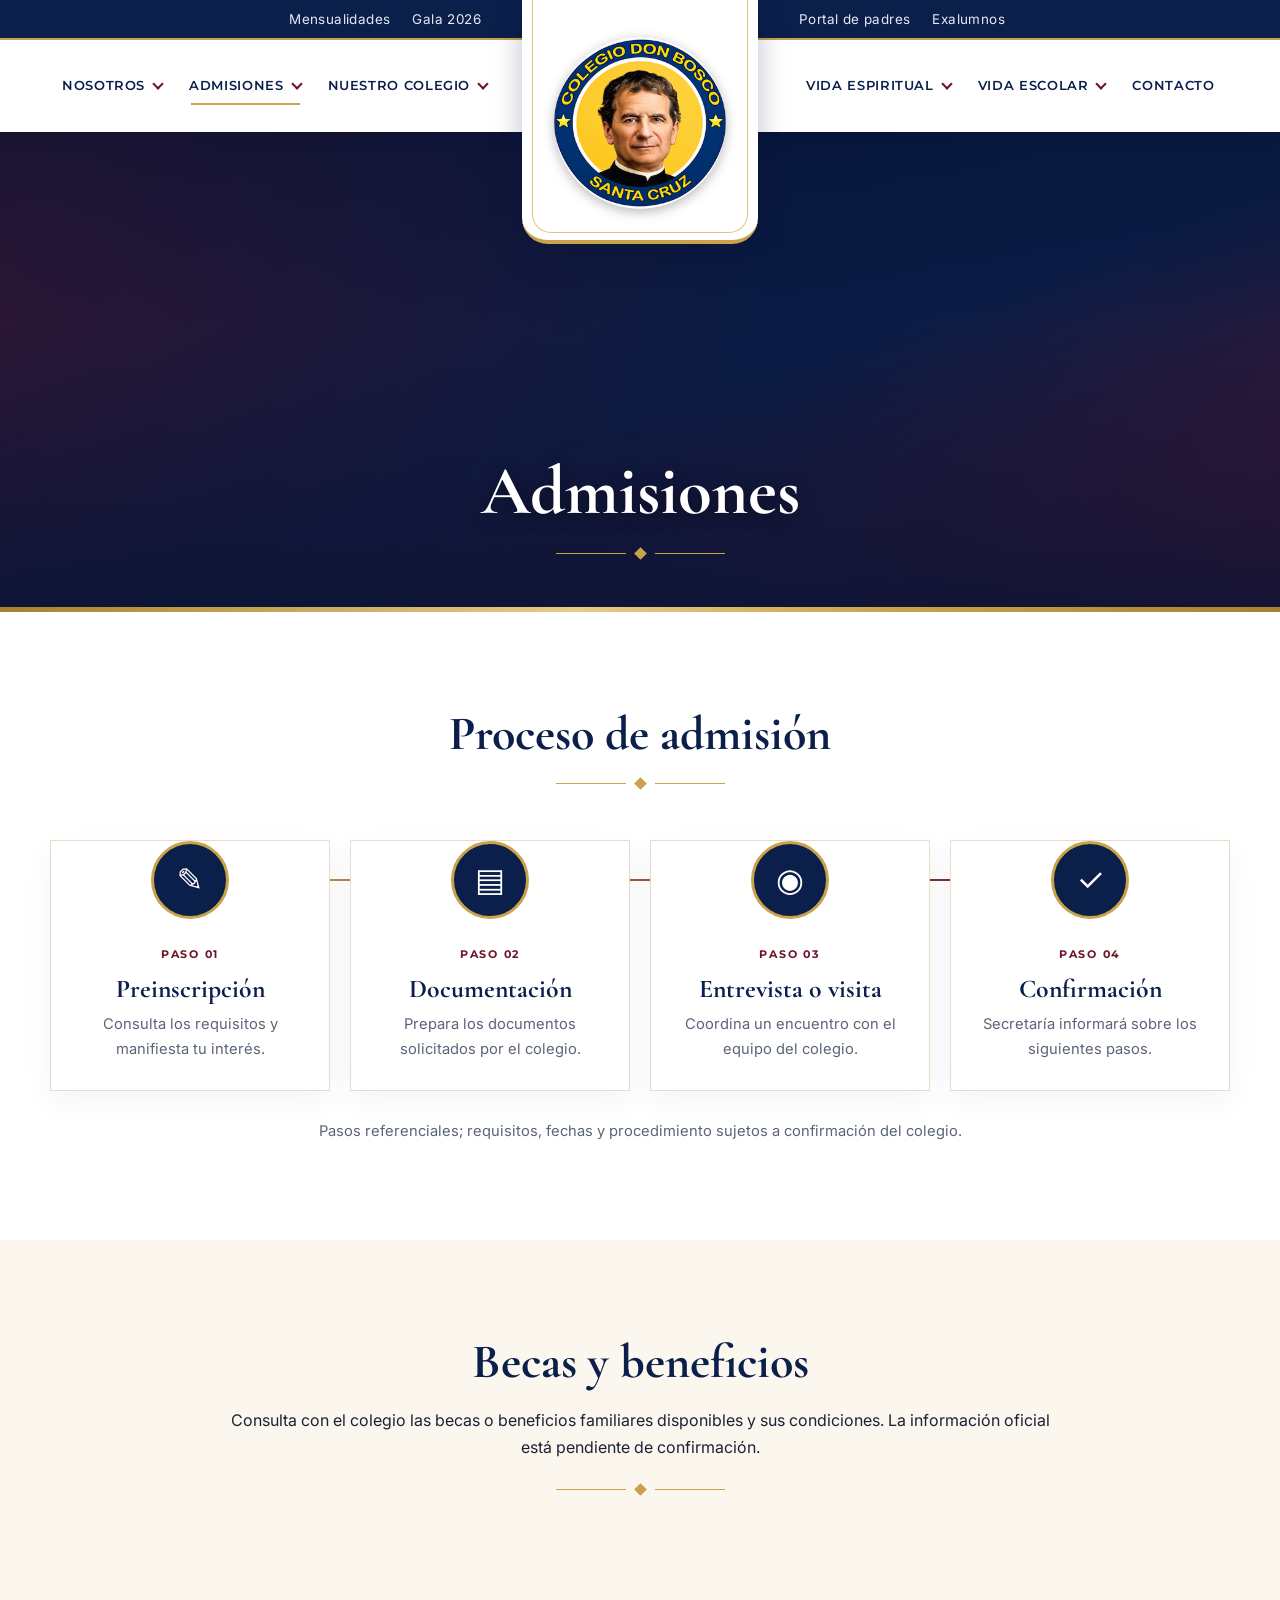
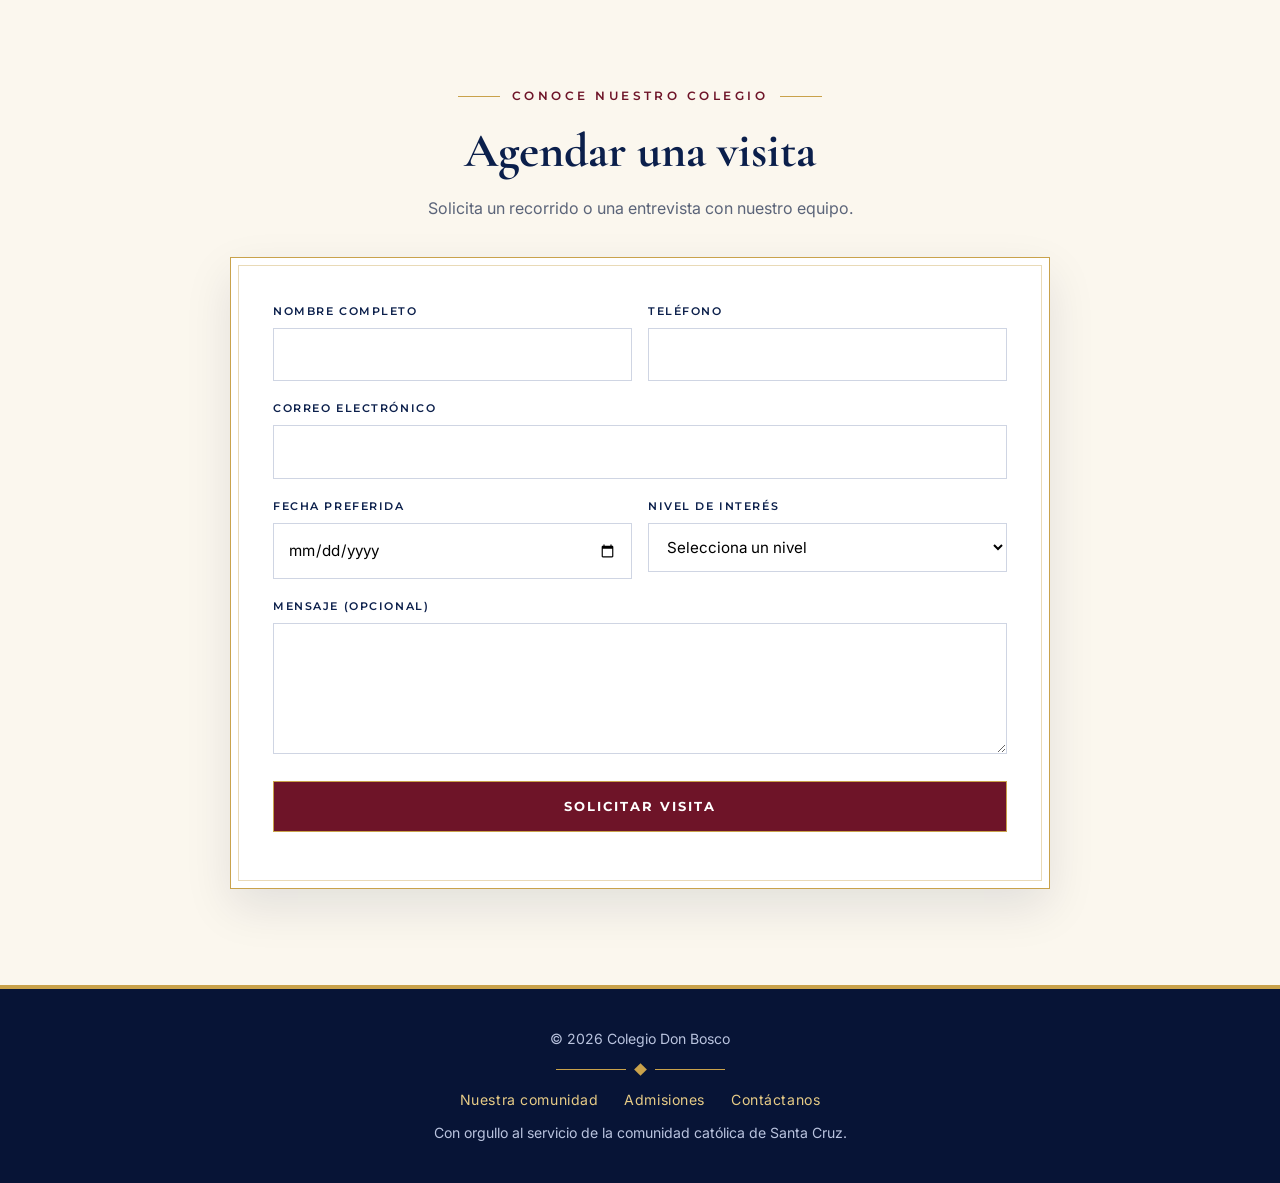
<file: admisiones.html>
<!doctype html>
<html lang="es">
  <head>
    <!-- Metadatos, tipografías y hojas de estilo de esta página. -->
    <meta charset="UTF-8" />
    <meta name="viewport" content="width=device-width, initial-scale=1" />
    <title>Admisiones · Colegio Don Bosco</title>
    <meta
      name="description"
      content="Colegio Don Bosco Central, Santa Cruz de la Sierra."
    />
    <link rel="preconnect" href="https://fonts.googleapis.com" />
    <link rel="preconnect" href="https://fonts.gstatic.com" crossorigin />
    <link
      href="https://fonts.googleapis.com/css2?family=Cormorant+Garamond:wght@500;600;700&family=Montserrat:wght@500;600;700&family=Inter:wght@400;500;600&display=swap"
      rel="stylesheet"
    />
    <link rel="stylesheet" href="css/styles.css" />
    <link rel="stylesheet" href="css/admisiones.css" />
    <script src="js/main.js" defer></script>
  </head>
  <body>
    <!-- Encabezado compartido: se carga desde partials/header.html. -->
    <div id="header-placeholder"></div>
    <main>
      <!-- Sección: contenido. -->
      <section class="banner">
        <div class="img" role="img" aria-label="Comunidad educativa"></div>
        <div class="wrap">
          <h1>Admisiones</h1>
          <div class="orn">
            <i> </i>
            <b> </b>
            <i> </i>
          </div>
        </div>
        <div class="gold-line"></div>
      </section>
      <!-- Sección: proceso. -->
      <section class="sec" id="proceso">
        <div class="wrap">
          <div class="head">
            <h2>Proceso de admisión</h2>
            <p></p>
            <div class="orn">
              <i> </i>
              <b> </b>
              <i> </i>
            </div>
          </div>
          <ol class="steps">
            <li>
              <span class="step-icon" aria-hidden="true">✎</span>
              <span class="step-number">PASO 01</span>
              <h3>Preinscripción</h3>
              <p>Consulta los requisitos y manifiesta tu interés.</p>
            </li>
            <li>
              <span class="step-icon" aria-hidden="true">▤</span>
              <span class="step-number">PASO 02</span>
              <h3>Documentación</h3>
              <p>Prepara los documentos solicitados por el colegio.</p>
            </li>
            <li>
              <span class="step-icon" aria-hidden="true">◉</span>
              <span class="step-number">PASO 03</span>
              <h3>Entrevista o visita</h3>
              <p>Coordina un encuentro con el equipo del colegio.</p>
            </li>
            <li>
              <span class="step-icon" aria-hidden="true">✓</span>
              <span class="step-number">PASO 04</span>
              <h3>Confirmación</h3>
              <p>Secretaría informará sobre los siguientes pasos.</p>
            </li>
          </ol>
          <p class="steps-note">
            Pasos referenciales; requisitos, fechas y procedimiento sujetos a
            confirmación del colegio.
          </p>
        </div>
      </section>
      <!-- Sección: becas. -->
      <section class="sec bg-cream" id="becas">
        <div class="col">
          <h2
            style="
              font-size: clamp(2rem, 4vw, 3rem);
              color: var(--navy);
              margin-bottom: 18px;
            "
          >
            Becas y beneficios
          </h2>
          <p>
            Consulta con el colegio las becas o beneficios familiares
            disponibles y sus condiciones. La información oficial está pendiente
            de confirmación.
          </p>
          <div class="orn" style="margin-top: 24px">
            <i> </i>
            <b> </b>
            <i> </i>
          </div>
        </div>
      </section>
      <!-- Sección: visita. -->
      <section class="formsec" id="visita">
        <div class="col">
          <div class="eyebrow">Conoce nuestro colegio</div>
          <h2>Agendar una visita</h2>
          <p class="sub-intro">
            Solicita un recorrido o una entrevista con nuestro equipo.
          </p>
          <form
            class="f formsubmit"
            method="post"
            data-subject="Solicitud de visita"
          >
            <div class="row2">
              <div>
                <label class="t" for="visita-nombre">Nombre completo</label>
                <input
                  id="visita-nombre"
                  name="Nombre"
                  type="text"
                  autocomplete="name"
                  required
                />
              </div>
              <div>
                <label class="t" for="visita-telefono">Teléfono</label>
                <input
                  id="visita-telefono"
                  name="Teléfono"
                  type="tel"
                  autocomplete="tel"
                  required
                />
              </div>
            </div>
            <label class="t" for="visita-email">Correo electrónico</label>
            <input
              id="visita-email"
              name="email"
              type="email"
              autocomplete="email"
              required
            />
            <div class="row2">
              <div>
                <label class="t" for="visita-fecha">Fecha preferida</label>
                <input
                  id="visita-fecha"
                  name="Fecha preferida"
                  type="date"
                  required
                />
              </div>
              <div>
                <label class="t" for="visita-nivel">Nivel de interés</label>
                <select id="visita-nivel" name="Nivel" required>
                  <option value="">Selecciona un nivel</option>
                  <option>Inicial</option>
                  <option>Primaria</option>
                  <option>Secundaria</option>
                </select>
              </div>
            </div>
            <label class="t" for="visita-mensaje">Mensaje (opcional)</label>
            <textarea id="visita-mensaje" name="Mensaje" rows="4"></textarea>
            <input type="hidden" name="_subject" value="Solicitud de visita" />
            <button class="btn" type="submit">Solicitar visita</button>
            <p class="form-status" role="status" aria-live="polite"></p>
          </form>
        </div>
      </section>
    </main>
    <!-- Pie compartido: se carga desde partials/footer.html. -->
    <div id="footer-placeholder"></div>
  </body>
</html>
</file>
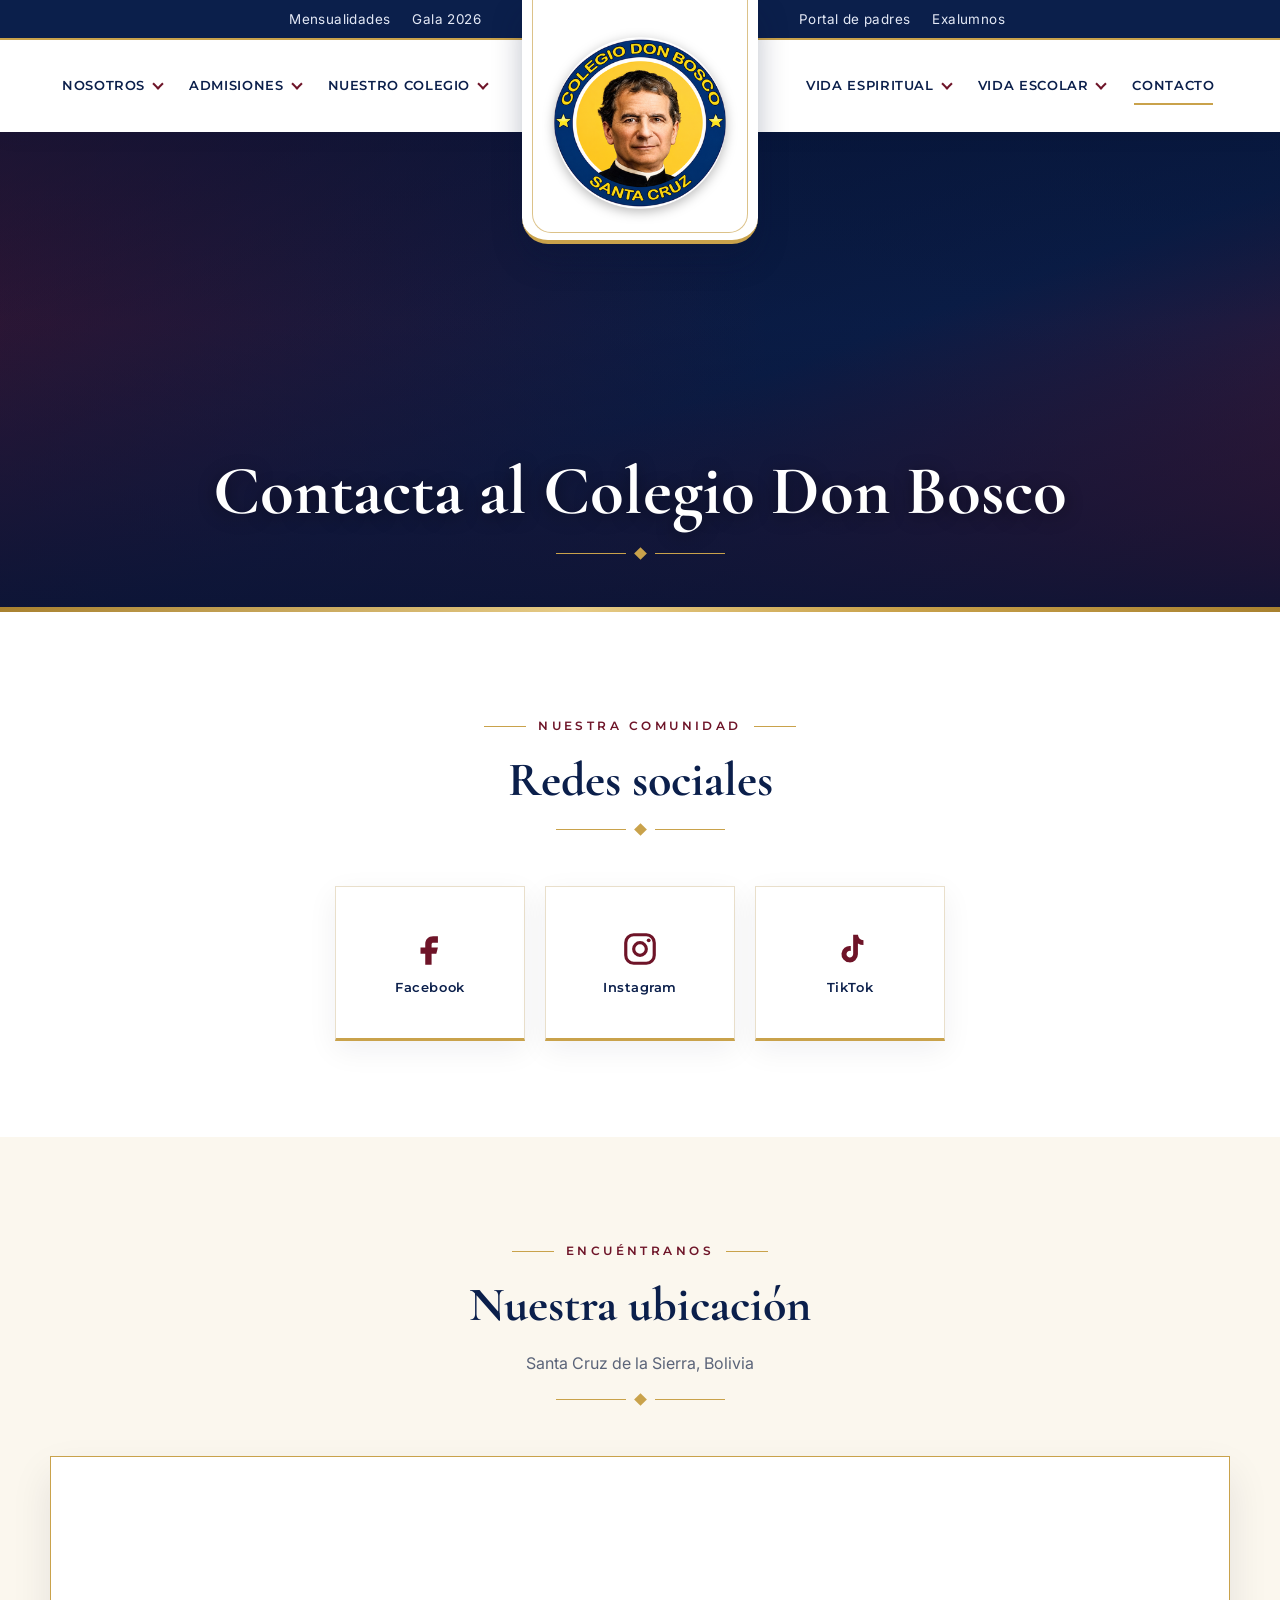
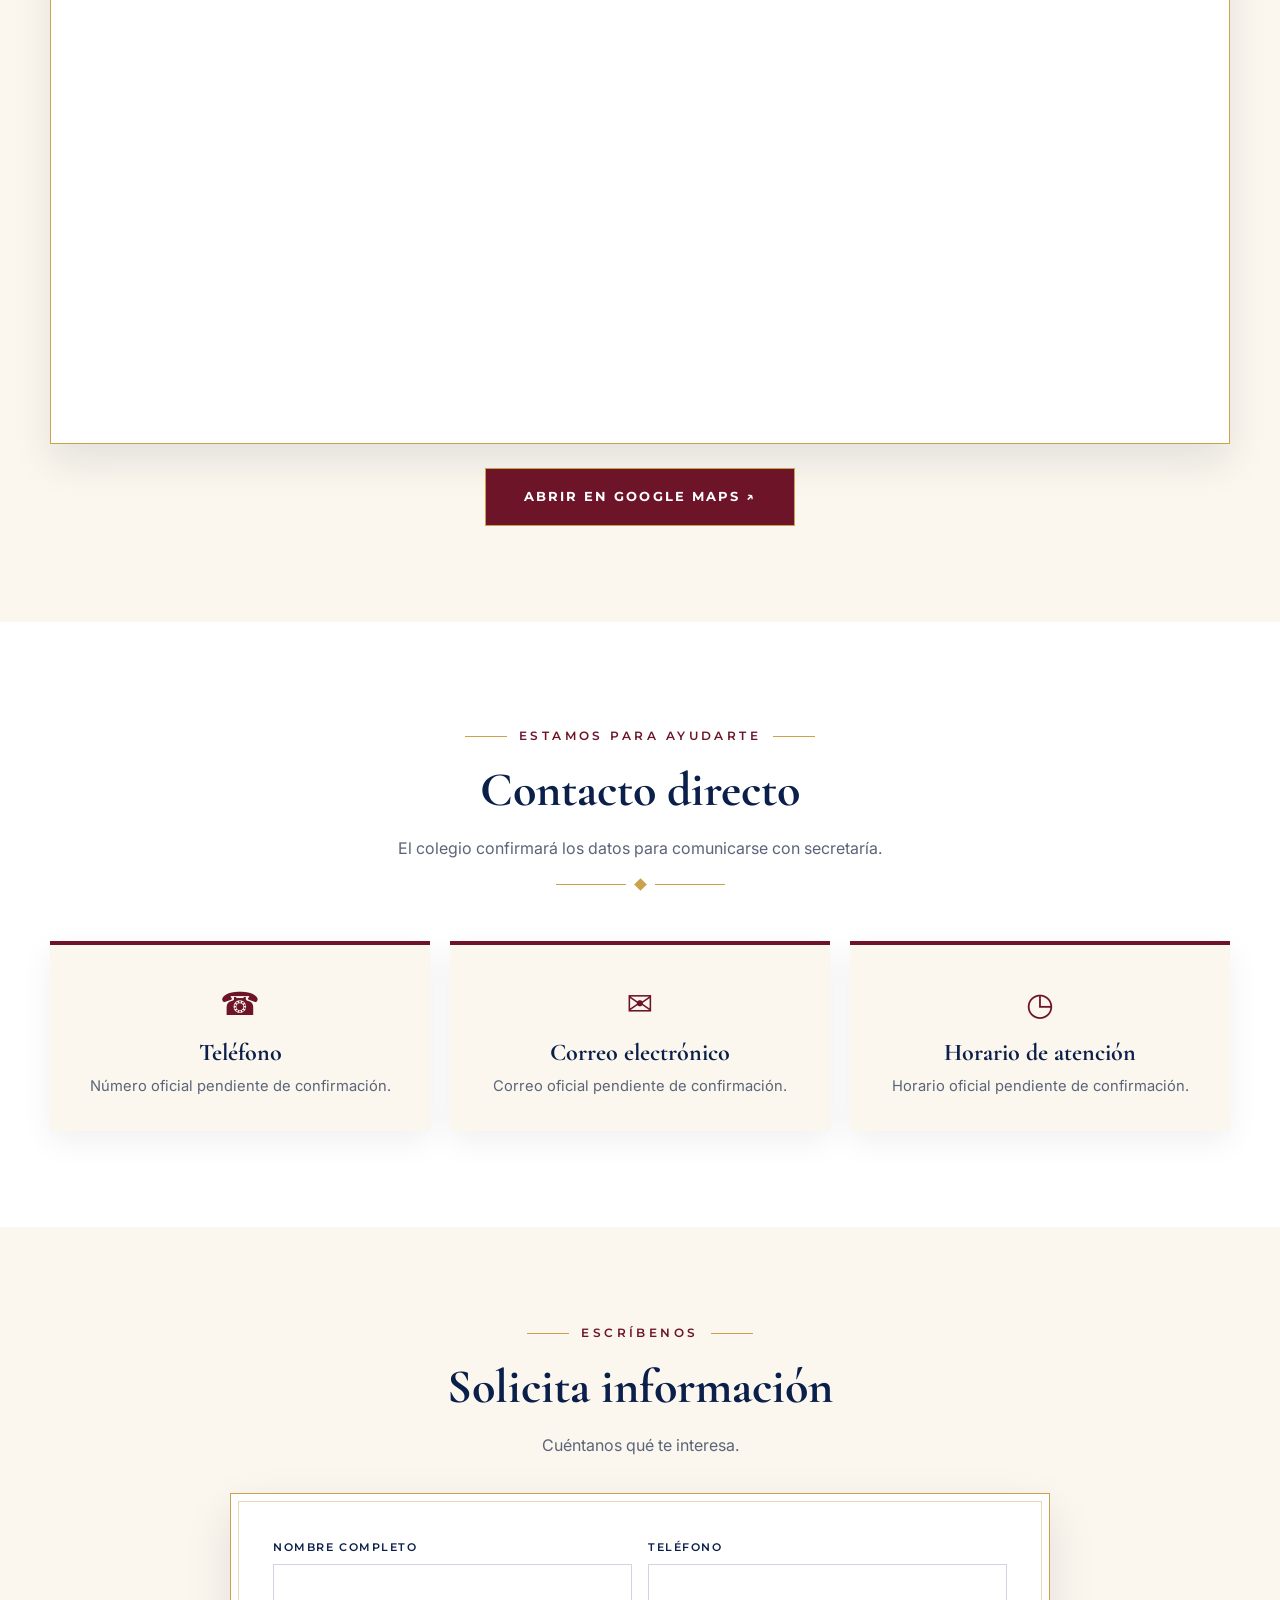
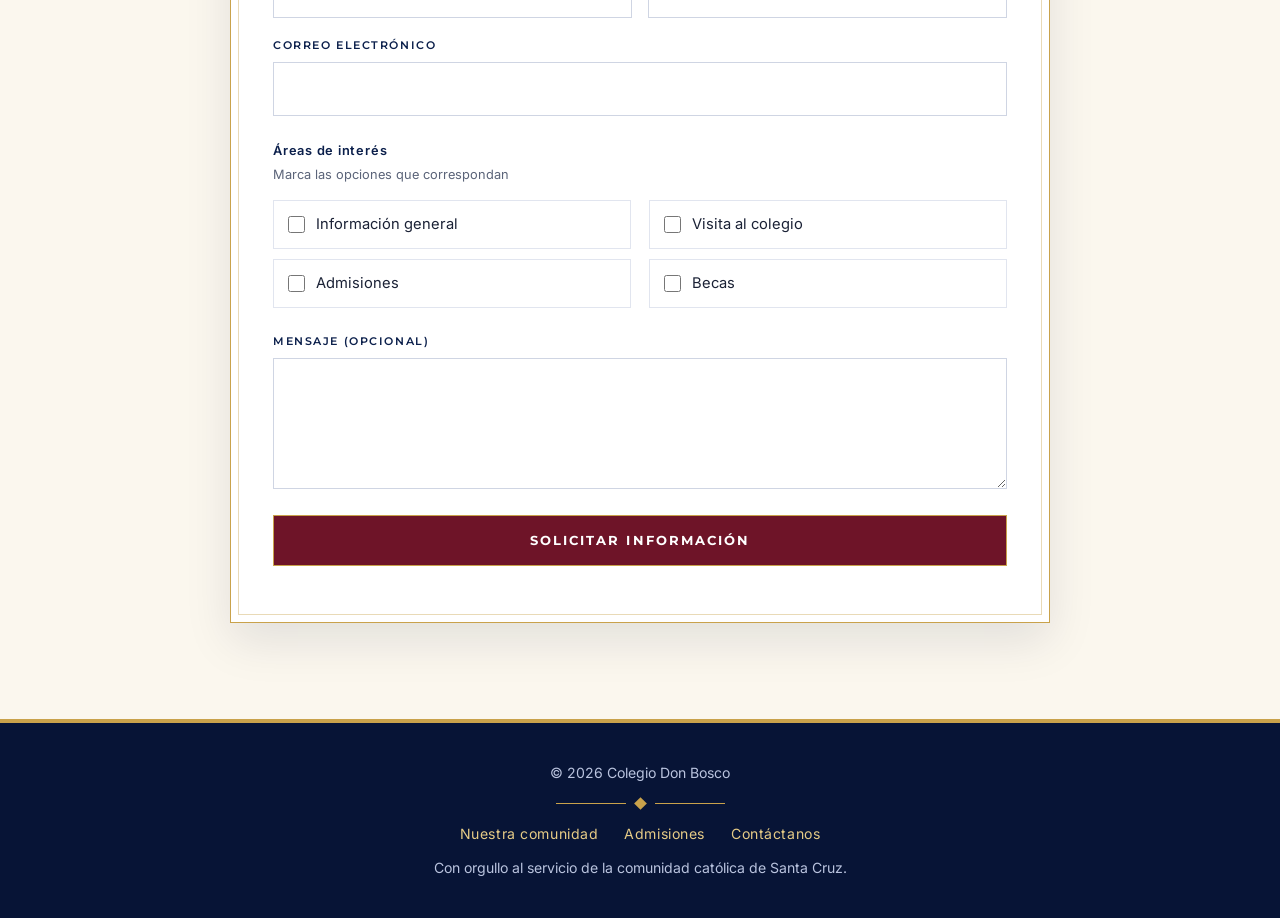
<file: contacto.html>
<!doctype html>
<html lang="es">
  <head>
    <!-- Metadatos, tipografías y hojas de estilo de esta página. -->
    <meta charset="UTF-8" />
    <meta name="viewport" content="width=device-width, initial-scale=1" />
    <title>Contacto · Colegio Don Bosco</title>
    <meta
      name="description"
      content="Colegio Don Bosco Central, Santa Cruz de la Sierra."
    />
    <link rel="preconnect" href="https://fonts.googleapis.com" />
    <link rel="preconnect" href="https://fonts.gstatic.com" crossorigin />
    <link
      href="https://fonts.googleapis.com/css2?family=Cormorant+Garamond:wght@500;600;700&family=Montserrat:wght@500;600;700&family=Inter:wght@400;500;600&display=swap"
      rel="stylesheet"
    />
    <link rel="stylesheet" href="css/styles.css" />
    <link rel="stylesheet" href="css/contacto.css" />
    <script src="js/main.js" defer></script>
  </head>
  <body>
    <!-- Encabezado compartido: se carga desde partials/header.html. -->
    <div id="header-placeholder"></div>
    <main>
      <!-- Portada de contacto. -->
      <!-- Sección: contenido. -->
      <section class="banner">
        <div class="img" role="img" aria-label="Comunidad educativa"></div>
        <div class="wrap">
          <h1>Contacta al Colegio Don Bosco</h1>
          <div class="orn">
            <i> </i>
            <b> </b>
            <i> </i>
          </div>
        </div>
        <div class="gold-line"></div>
      </section>
      <!-- Redes sociales: se habilitarán cuando existan enlaces oficiales. -->
      <!-- Sección: redes. -->
      <section class="contact-section sec" id="redes">
        <div class="wrap">
          <div class="head">
            <div class="eyebrow">Nuestra comunidad</div>
            <h2>Redes sociales</h2>
            <div class="orn"><i></i><b></b><i></i></div>
          </div>
          <div class="social-tiles">
            <div
              class="social-tile"
              aria-label="Facebook: enlace pendiente de confirmación"
            >
              <svg viewBox="0 0 24 24" aria-hidden="true">
                <path
                  d="M14 8h3V4h-3c-3 0-5 2-5 5v2H6v4h3v7h4v-7h3l1-4h-4V9c0-.6.4-1 1-1z"
                /></svg
              ><span>Facebook</span>
            </div>
            <div
              class="social-tile"
              aria-label="Instagram: enlace pendiente de confirmación"
            >
              <svg viewBox="0 0 24 24" aria-hidden="true">
                <rect
                  x="3"
                  y="3"
                  width="18"
                  height="18"
                  rx="5"
                  fill="none"
                  stroke="currentColor"
                  stroke-width="2"
                />
                <circle
                  cx="12"
                  cy="12"
                  r="4"
                  fill="none"
                  stroke="currentColor"
                  stroke-width="2"
                />
                <circle cx="17.5" cy="6.5" r="1.2" /></svg
              ><span>Instagram</span>
            </div>
            <div
              class="social-tile"
              aria-label="TikTok: enlace pendiente de confirmación"
            >
              <svg viewBox="0 0 24 24" aria-hidden="true">
                <path
                  d="M14 3h3c.3 2.1 1.5 3.3 3.5 3.5v3a7.5 7.5 0 0 1-3.5-1v6.8a5.2 5.2 0 1 1-4.5-5.2v3.1a2.1 2.1 0 1 0 1.5 2V3z"
                /></svg
              ><span>TikTok</span>
            </div>
          </div>
        </div>
      </section>
      <!-- Ubicación: espacio preparado para dirección y mapa oficiales. -->
      <!-- Sección: ubicacion. -->
      <section class="contact-section sec bg-cream" id="ubicacion">
        <div class="wrap">
          <div class="head">
            <div class="eyebrow">Encuéntranos</div>
            <h2>Nuestra ubicación</h2>
            <p>Santa Cruz de la Sierra, Bolivia</p>
            <div class="orn"><i></i><b></b><i></i></div>
          </div>
          <div class="map-frame">
            <iframe
              title="Ubicación del Colegio Don Bosco en Santa Cruz de la Sierra"
              src="https://maps.google.com/maps?q=-17.7946901%2C-63.1760001&amp;z=17&amp;output=embed"
              loading="lazy"
              referrerpolicy="no-referrer-when-downgrade"
              allowfullscreen
            ></iframe>
          </div>
          <div class="map-link">
            <a
              class="btn-i wine"
              href="https://maps.app.goo.gl/N7zWh5Mhy9CSjA9HA"
              target="_blank"
              rel="noopener noreferrer"
              >Abrir en Google Maps ↗</a
            >
          </div>
        </div>
      </section>
      <!-- Contacto directo: teléfonos, correo y horario oficiales pendientes. -->
      <!-- Sección: contacto. -->
      <section class="contact-section sec" id="contacto">
        <div class="wrap">
          <div class="head">
            <div class="eyebrow">Estamos para ayudarte</div>
            <h2>Contacto directo</h2>
            <p>
              El colegio confirmará los datos para comunicarse con secretaría.
            </p>
            <div class="orn">
              <i> </i>
              <b> </b>
              <i> </i>
            </div>
          </div>
          <div class="contact-grid">
            <article class="contact-card">
              <span aria-hidden="true">☎</span>
              <h3>Teléfono</h3>
              <p>Número oficial pendiente de confirmación.</p>
            </article>
            <article class="contact-card">
              <span aria-hidden="true">✉</span>
              <h3>Correo electrónico</h3>
              <p>Correo oficial pendiente de confirmación.</p>
            </article>
            <article class="contact-card">
              <span aria-hidden="true">◷</span>
              <h3>Horario de atención</h3>
              <p>Horario oficial pendiente de confirmación.</p>
            </article>
          </div>
        </div>
      </section>
      <!-- Formulario existente: se activa al configurar el correo en js/main.js. -->
      <!-- Sección: formulario. -->
      <section class="formsec" id="formulario">
        <div class="col">
          <div class="eyebrow">Escríbenos</div>
          <h2>Solicita información</h2>
          <p class="sub-intro">Cuéntanos qué te interesa.</p>
          <form
            class="f formsubmit"
            method="post"
            data-subject="Solicitud de información"
          >
            <div class="row2">
              <div>
                <label class="t" for="info-nombre">Nombre completo</label>
                <input
                  id="info-nombre"
                  name="Nombre"
                  type="text"
                  autocomplete="name"
                  required
                />
              </div>
              <div>
                <label class="t" for="info-telefono">Teléfono</label>
                <input
                  id="info-telefono"
                  name="Teléfono"
                  type="tel"
                  autocomplete="tel"
                  required
                />
              </div>
            </div>
            <label class="t" for="info-email">Correo electrónico</label>
            <input
              id="info-email"
              name="email"
              type="email"
              autocomplete="email"
              required
            />
            <fieldset>
              <legend>Áreas de interés</legend>
              <span class="hint">Marca las opciones que correspondan</span>
              <div class="checks">
                <label>
                  <input
                    type="checkbox"
                    name="Intereses"
                    value="Información general"
                  />
                  Información general</label
                >
                <label>
                  <input type="checkbox" name="Intereses" value="Visita" />
                  Visita al colegio</label
                >
                <label>
                  <input type="checkbox" name="Intereses" value="Admisiones" />
                  Admisiones</label
                >
                <label>
                  <input type="checkbox" name="Intereses" value="Becas" />
                  Becas</label
                >
              </div>
            </fieldset>
            <label class="t" for="info-mensaje">Mensaje (opcional)</label>
            <textarea id="info-mensaje" name="Mensaje" rows="4"></textarea>
            <input
              type="hidden"
              name="_subject"
              value="Solicitud de información"
            />
            <button class="btn" type="submit">Solicitar información</button>
            <p class="form-status" role="status" aria-live="polite"></p>
          </form>
        </div>
      </section>
    </main>
    <!-- Pie compartido: se carga desde partials/footer.html. -->
    <div id="footer-placeholder"></div>
  </body>
</html>
</file>
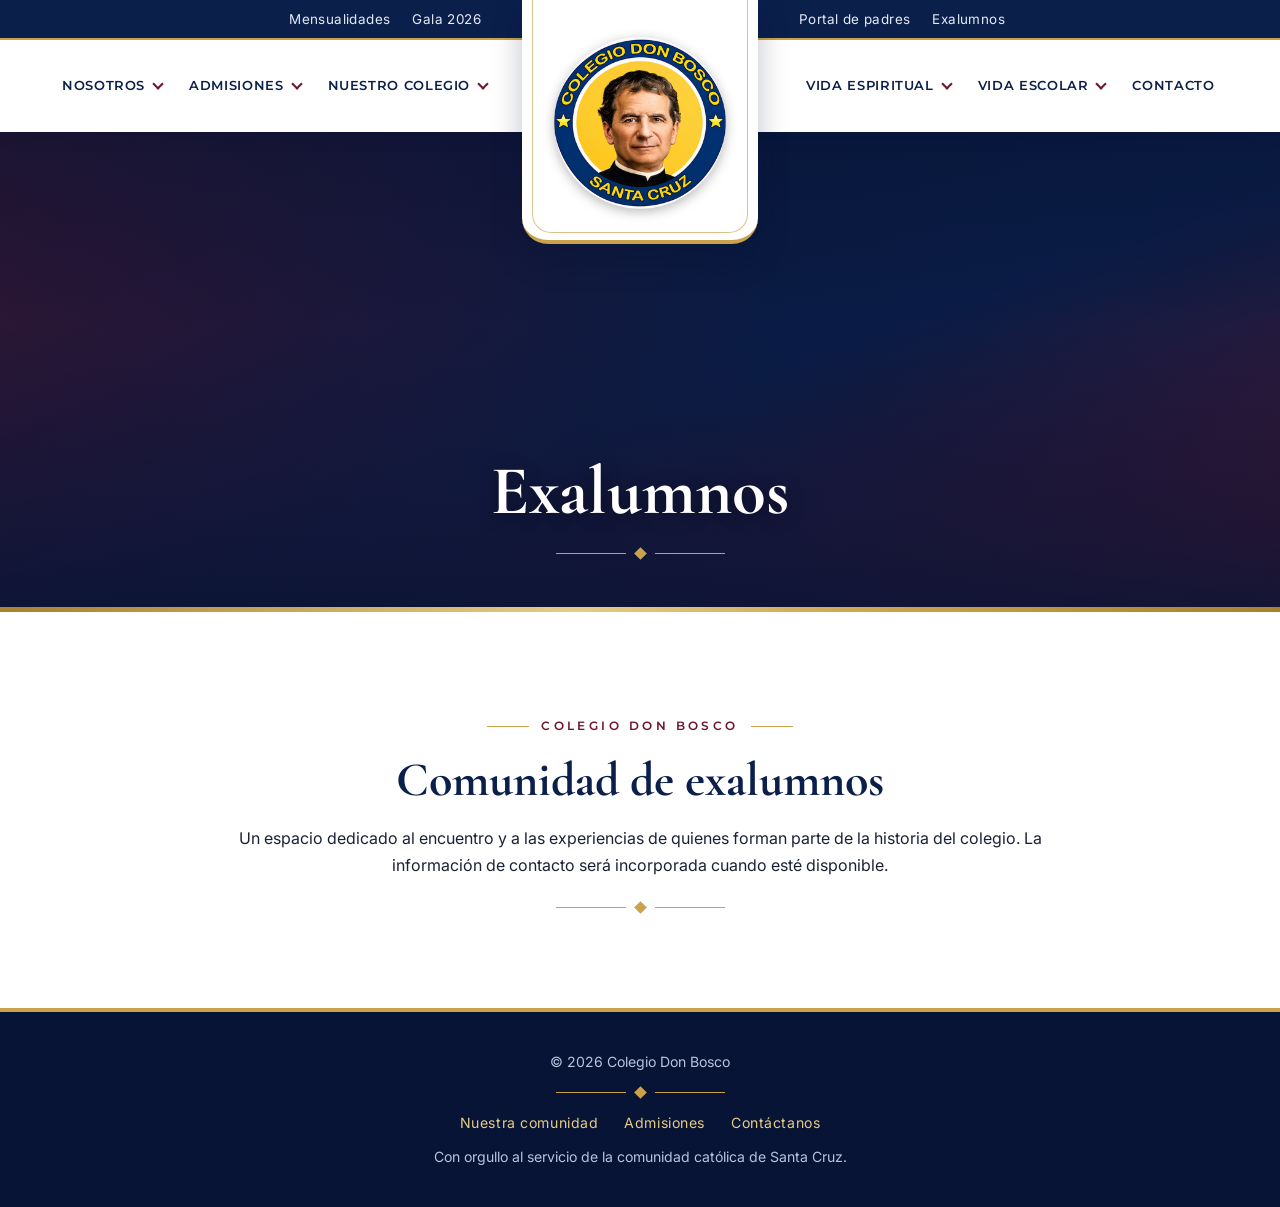
<file: exalumnos.html>
<!DOCTYPE html>
<html lang="es">
<head>
<!-- Metadatos, tipografías y hojas de estilo de esta página. -->
<meta charset="UTF-8">
<meta name="viewport" content="width=device-width, initial-scale=1">
<title>Exalumnos · Colegio Don Bosco</title>
<meta name="description" content="Colegio Don Bosco Central, Santa Cruz de la Sierra.">
<link rel="preconnect" href="https://fonts.googleapis.com">
<link rel="preconnect" href="https://fonts.gstatic.com" crossorigin>
<link href="https://fonts.googleapis.com/css2?family=Cormorant+Garamond:wght@500;600;700&family=Montserrat:wght@500;600;700&family=Inter:wght@400;500;600&display=swap" rel="stylesheet">
<link rel="stylesheet" href="css/styles.css">
<link rel="stylesheet" href="css/exalumnos.css">
<script src="js/main.js" defer>
</script>
</head>
<body>
<!-- Encabezado compartido: se carga desde partials/header.html. -->
<div id="header-placeholder">
</div>
<main>
<!-- Sección: contenido. -->
<section class="banner">
<div class="img" role="img" aria-label="Comunidad educativa">
</div>
<div class="wrap">
<h1>Exalumnos</h1>
<div class="orn">
<i>
</i>
<b>
</b>
<i>
</i>
</div>
</div>
<div class="gold-line">
</div>
</section>
<!-- Sección: comunidad. -->
<section class="sec " id="comunidad">
<div class="col">
<div class="eyebrow">Colegio Don Bosco</div>
<h2 style="font-size:clamp(2rem,4vw,3rem);color:var(--navy);margin-bottom:18px">Comunidad de exalumnos</h2>
<p>Un espacio dedicado al encuentro y a las experiencias de quienes forman parte de la historia del colegio. La información de contacto será incorporada cuando esté disponible.</p>
<div class="orn" style="margin-top:24px">
<i>
</i>
<b>
</b>
<i>
</i>
</div>
</div>
</section>
</main>
<!-- Pie compartido: se carga desde partials/footer.html. -->
<div id="footer-placeholder">
</div>
</body>
</html>
</file>
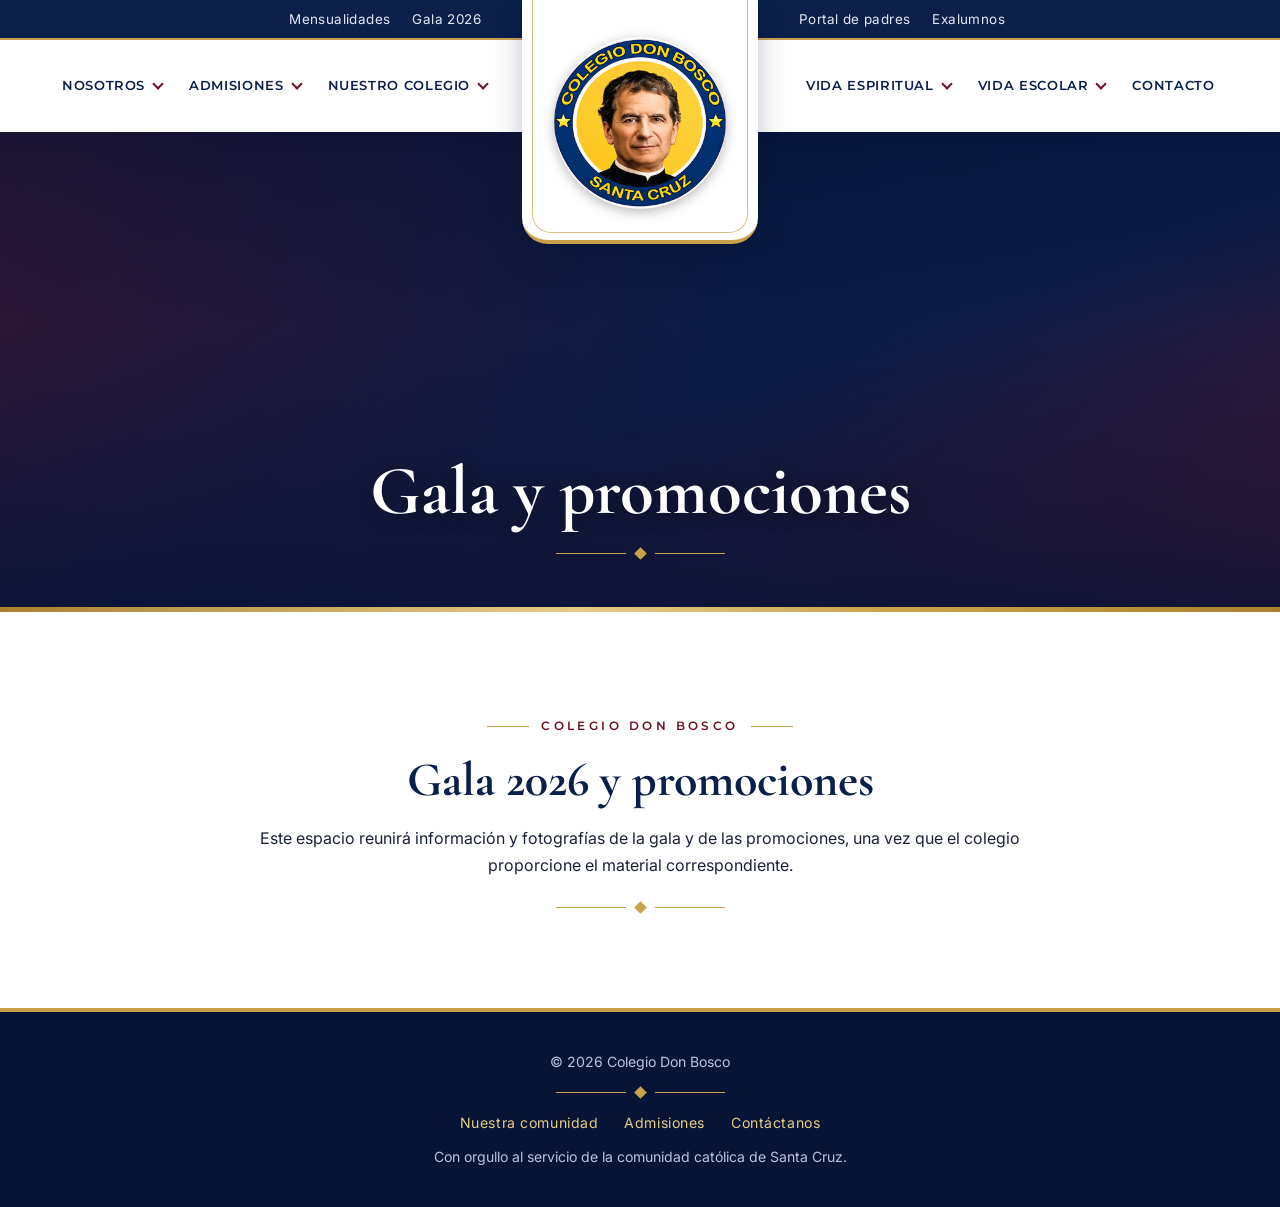
<file: gala.html>
<!DOCTYPE html>
<html lang="es">
<head>
<!-- Metadatos, tipografías y hojas de estilo de esta página. -->
<meta charset="UTF-8">
<meta name="viewport" content="width=device-width, initial-scale=1">
<title>Gala y promociones · Colegio Don Bosco</title>
<meta name="description" content="Colegio Don Bosco Central, Santa Cruz de la Sierra.">
<link rel="preconnect" href="https://fonts.googleapis.com">
<link rel="preconnect" href="https://fonts.gstatic.com" crossorigin>
<link href="https://fonts.googleapis.com/css2?family=Cormorant+Garamond:wght@500;600;700&family=Montserrat:wght@500;600;700&family=Inter:wght@400;500;600&display=swap" rel="stylesheet">
<link rel="stylesheet" href="css/styles.css">
<link rel="stylesheet" href="css/gala.css">
<script src="js/main.js" defer>
</script>
</head>
<body>
<!-- Encabezado compartido: se carga desde partials/header.html. -->
<div id="header-placeholder">
</div>
<main>
<!-- Sección: contenido. -->
<section class="banner">
<div class="img" role="img" aria-label="Comunidad educativa">
</div>
<div class="wrap">
<h1>Gala y promociones</h1>
<div class="orn">
<i>
</i>
<b>
</b>
<i>
</i>
</div>
</div>
<div class="gold-line">
</div>
</section>
<!-- Sección: gala. -->
<section class="sec " id="gala">
<div class="col">
<div class="eyebrow">Colegio Don Bosco</div>
<h2 style="font-size:clamp(2rem,4vw,3rem);color:var(--navy);margin-bottom:18px">Gala 2026 y promociones</h2>
<p>Este espacio reunirá información y fotografías de la gala y de las promociones, una vez que el colegio proporcione el material correspondiente.</p>
<div class="orn" style="margin-top:24px">
<i>
</i>
<b>
</b>
<i>
</i>
</div>
</div>
</section>
</main>
<!-- Pie compartido: se carga desde partials/footer.html. -->
<div id="footer-placeholder">
</div>
</body>
</html>
</file>
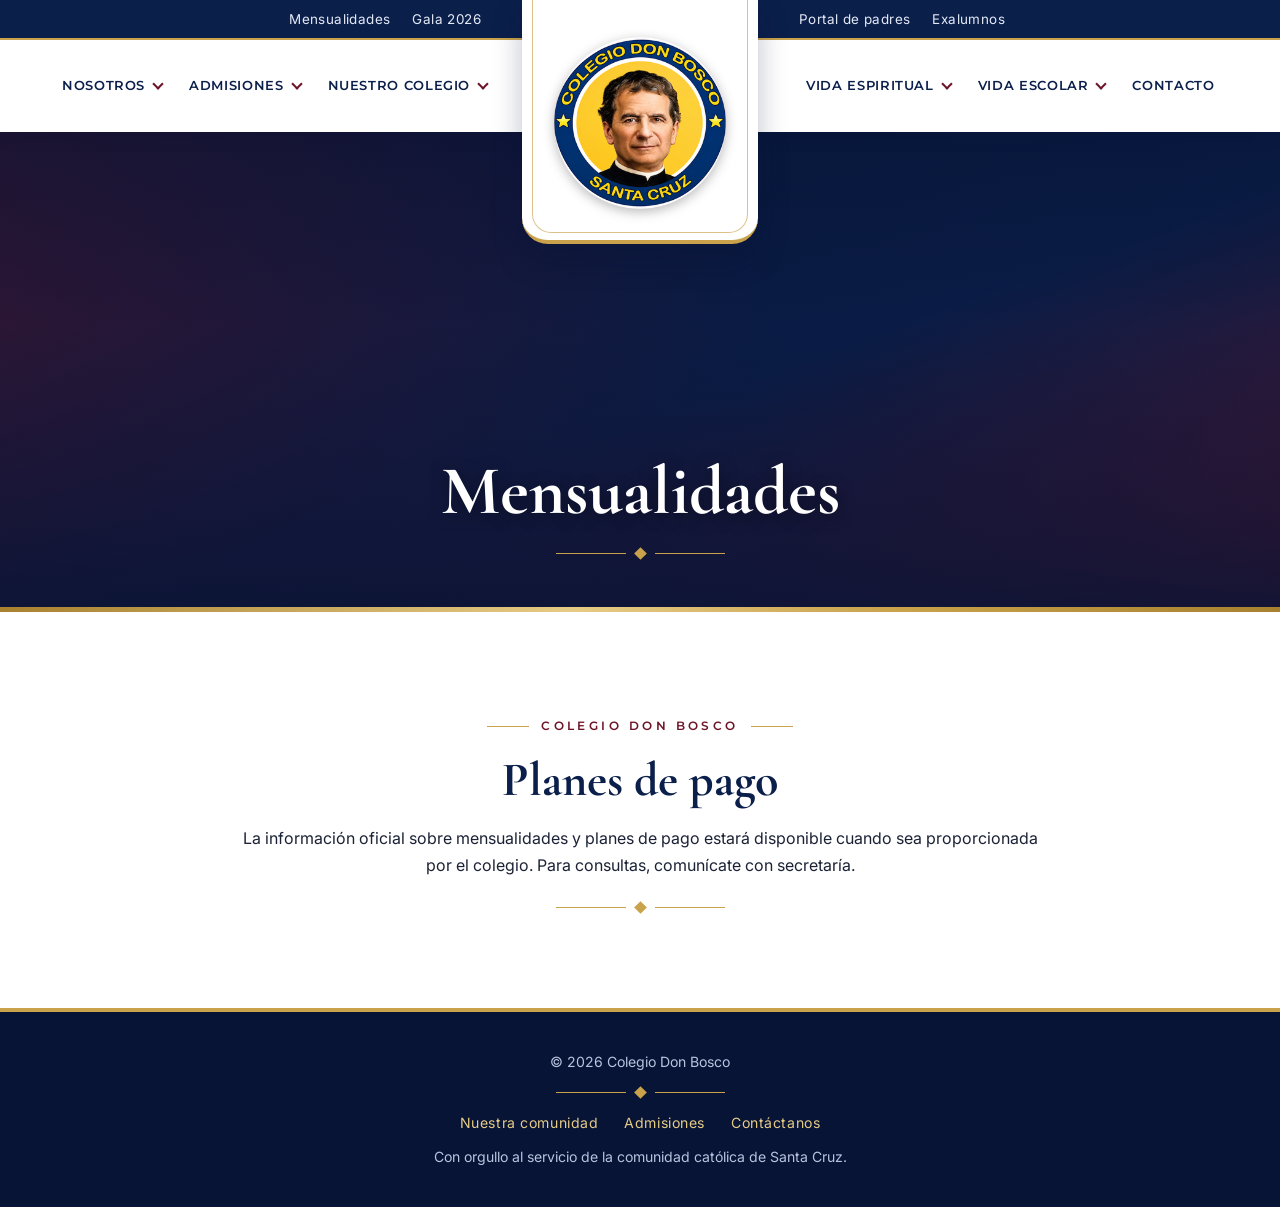
<file: mensualidades.html>
<!DOCTYPE html>
<html lang="es">
<head>
<!-- Metadatos, tipografías y hojas de estilo de esta página. -->
<meta charset="UTF-8">
<meta name="viewport" content="width=device-width, initial-scale=1">
<title>Mensualidades · Colegio Don Bosco</title>
<meta name="description" content="Colegio Don Bosco Central, Santa Cruz de la Sierra.">
<link rel="preconnect" href="https://fonts.googleapis.com">
<link rel="preconnect" href="https://fonts.gstatic.com" crossorigin>
<link href="https://fonts.googleapis.com/css2?family=Cormorant+Garamond:wght@500;600;700&family=Montserrat:wght@500;600;700&family=Inter:wght@400;500;600&display=swap" rel="stylesheet">
<link rel="stylesheet" href="css/styles.css">
<link rel="stylesheet" href="css/mensualidades.css">
<script src="js/main.js" defer>
</script>
</head>
<body>
<!-- Encabezado compartido: se carga desde partials/header.html. -->
<div id="header-placeholder">
</div>
<main>
<!-- Sección: contenido. -->
<section class="banner">
<div class="img" role="img" aria-label="Comunidad educativa">
</div>
<div class="wrap">
<h1>Mensualidades</h1>
<div class="orn">
<i>
</i>
<b>
</b>
<i>
</i>
</div>
</div>
<div class="gold-line">
</div>
</section>
<!-- Sección: planes. -->
<section class="sec " id="planes">
<div class="col">
<div class="eyebrow">Colegio Don Bosco</div>
<h2 style="font-size:clamp(2rem,4vw,3rem);color:var(--navy);margin-bottom:18px">Planes de pago</h2>
<p>La información oficial sobre mensualidades y planes de pago estará disponible cuando sea proporcionada por el colegio. Para consultas, comunícate con secretaría.</p>
<div class="orn" style="margin-top:24px">
<i>
</i>
<b>
</b>
<i>
</i>
</div>
</div>
</section>
</main>
<!-- Pie compartido: se carga desde partials/footer.html. -->
<div id="footer-placeholder">
</div>
</body>
</html>
</file>
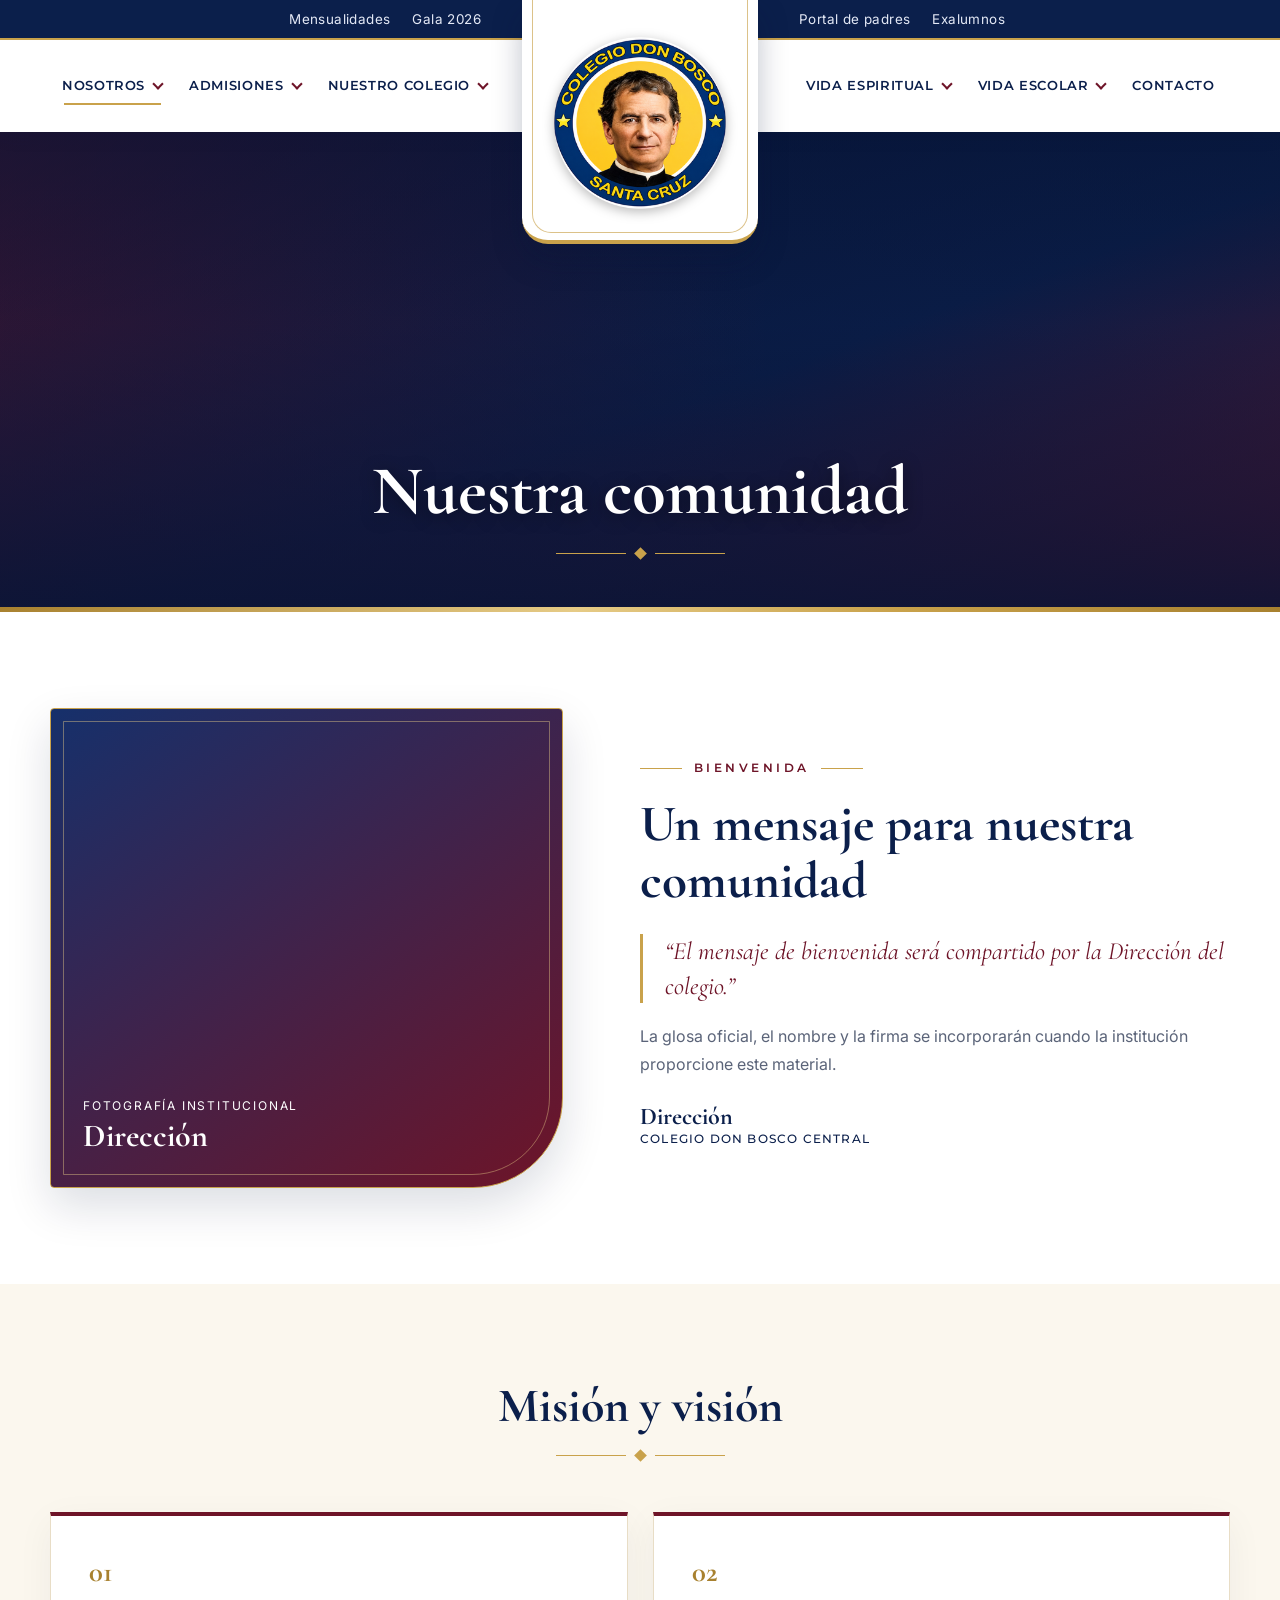
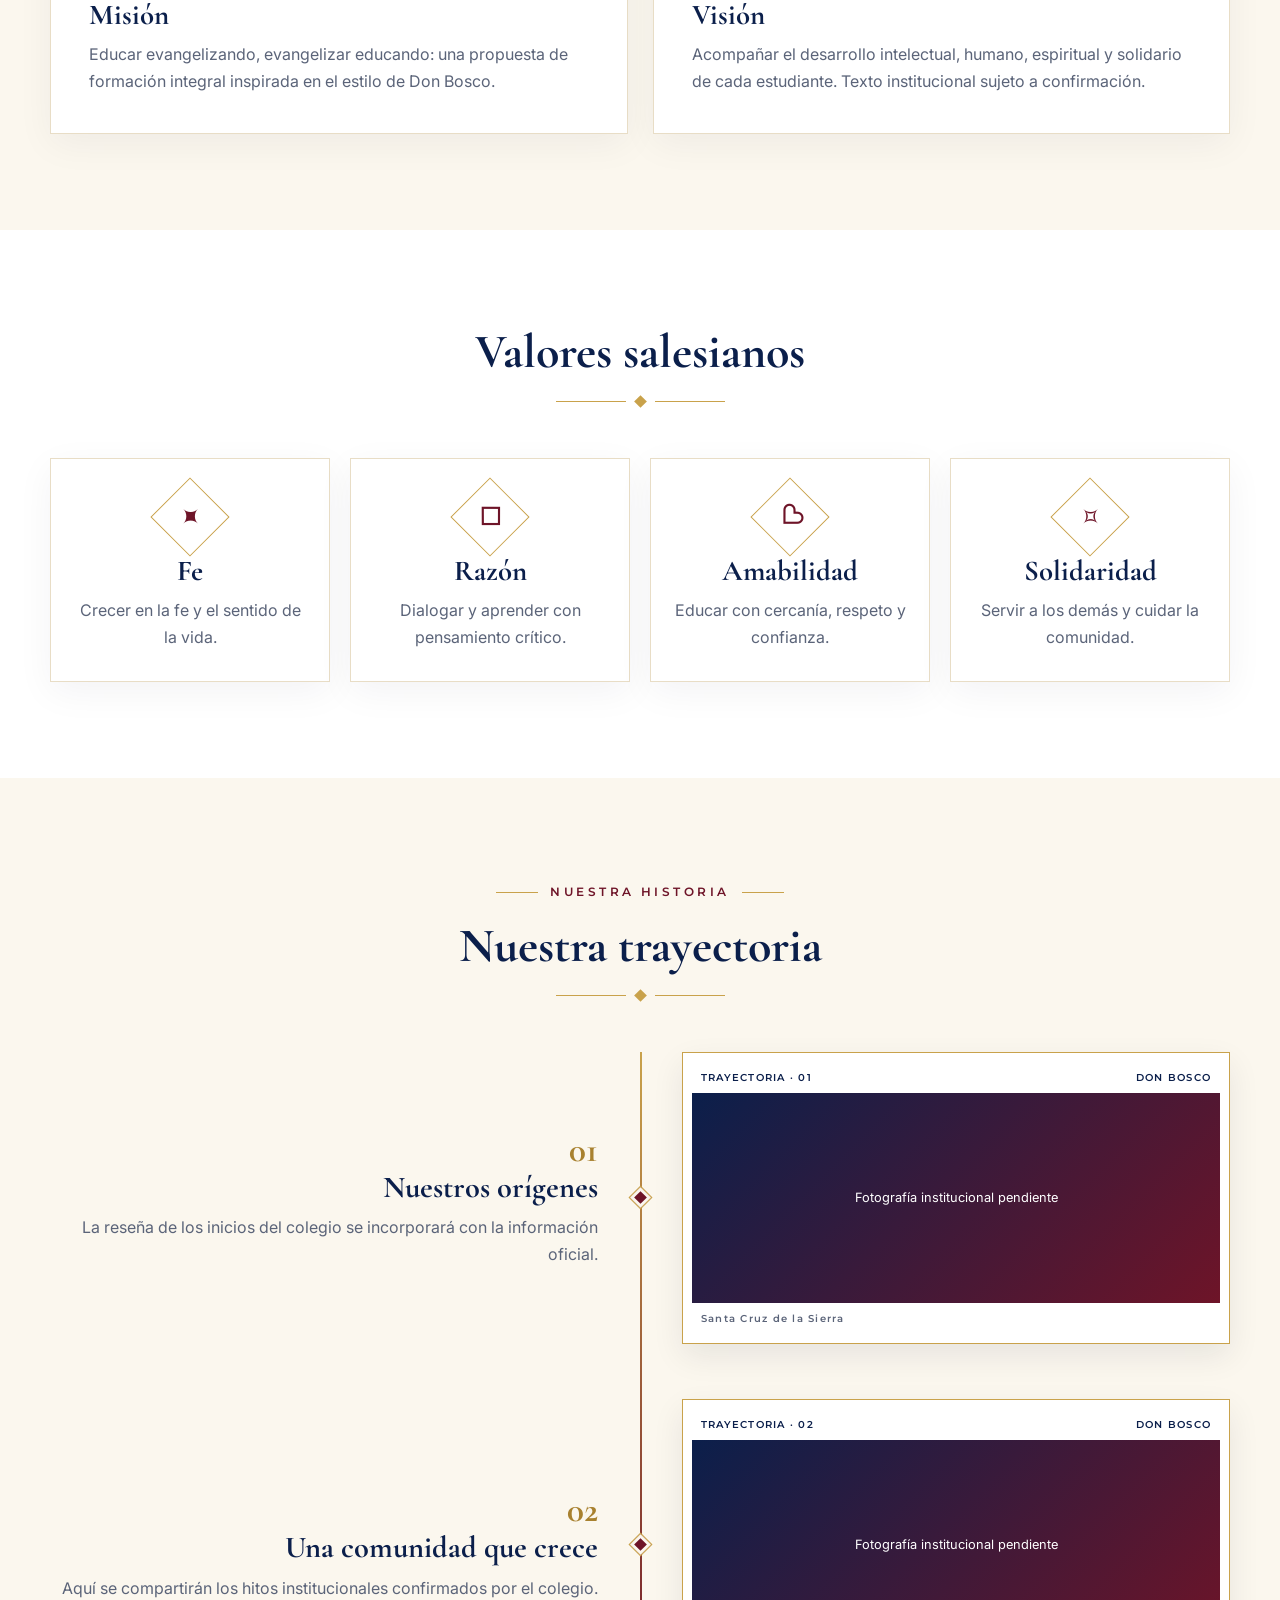
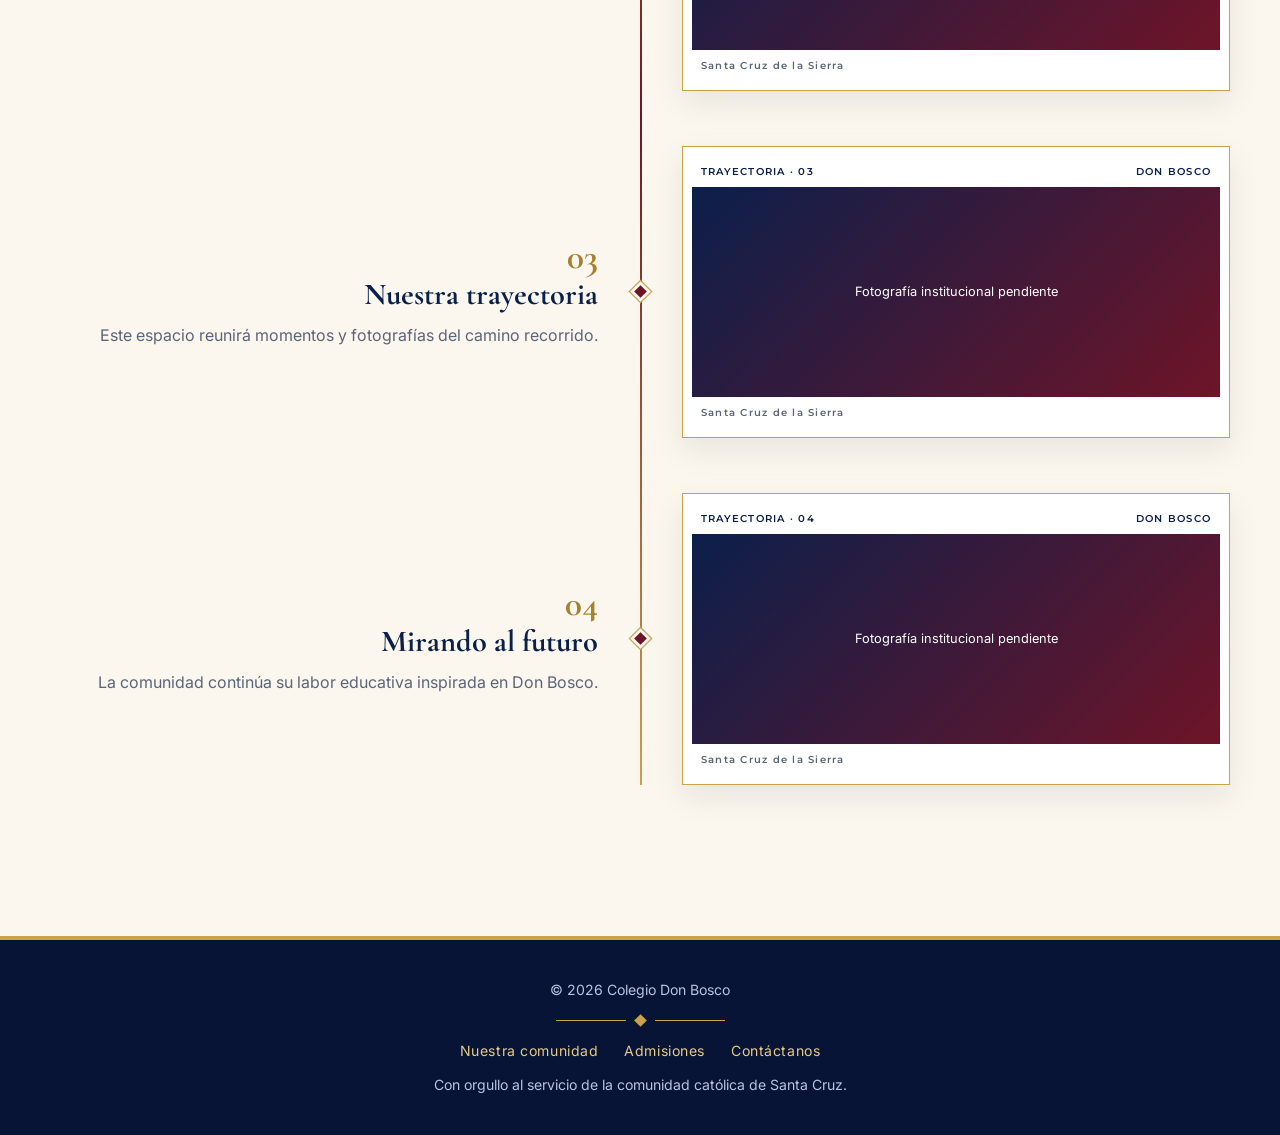
<file: nosotros.html>
<!doctype html>
<html lang="es">
  <head>
    <!-- Metadatos, tipografías y hojas de estilo de esta página. -->
    <meta charset="UTF-8" />
    <meta name="viewport" content="width=device-width, initial-scale=1" />
    <title>Nosotros · Colegio Don Bosco</title>
    <meta
      name="description"
      content="Colegio Don Bosco Central, Santa Cruz de la Sierra."
    />
    <link rel="preconnect" href="https://fonts.googleapis.com" />
    <link rel="preconnect" href="https://fonts.gstatic.com" crossorigin />
    <link
      href="https://fonts.googleapis.com/css2?family=Cormorant+Garamond:wght@500;600;700&family=Montserrat:wght@500;600;700&family=Inter:wght@400;500;600&display=swap"
      rel="stylesheet"
    />
    <link rel="stylesheet" href="css/styles.css" />
    <link rel="stylesheet" href="css/nosotros.css" />
    <script src="js/main.js" defer></script>
  </head>
  <body>
    <!-- Encabezado compartido: se carga desde partials/header.html. -->
    <div id="header-placeholder"></div>
    <main>
      <!-- Sección: contenido. -->
      <section class="banner">
        <div class="img" role="img" aria-label="Comunidad educativa"></div>
        <div class="wrap">
          <h1>Nuestra comunidad</h1>
          <div class="orn">
            <i> </i>
            <b> </b>
            <i> </i>
          </div>
        </div>
        <div class="gold-line"></div>
      </section>
      <!-- Sección: director. -->
      <section class="sec" id="director">
        <div class="wrap">
          <div class="director-layout">
            <div
              class="director-photo"
              role="img"
              aria-label="Espacio reservado para la fotografía del director"
            >
              <div>
                <span>Fotografía institucional</span>
                <strong>Dirección</strong>
              </div>
            </div>
            <div class="director-copy">
              <div class="eyebrow">Bienvenida</div>
              <h2>Un mensaje para nuestra comunidad</h2>
              <blockquote>
                “El mensaje de bienvenida será compartido por la Dirección del
                colegio.”
              </blockquote>
              <p>
                La glosa oficial, el nombre y la firma se incorporarán cuando la
                institución proporcione este material.
              </p>
              <div class="director-sign">
                Dirección <small>Colegio Don Bosco Central</small>
              </div>
            </div>
          </div>
        </div>
      </section>
      <!-- Sección: vision. -->
      <section class="sec bg-cream" id="vision">
        <div class="wrap">
          <div class="head">
            <h2>Misión y visión</h2>
            <p></p>
            <div class="orn">
              <i> </i>
              <b> </b>
              <i> </i>
            </div>
          </div>
          <div class="pillars">
            <article class="pillar">
              <span class="pillar-number">01</span>
              <h3>Misión</h3>
              <p>
                Educar evangelizando, evangelizar educando: una propuesta de
                formación integral inspirada en el estilo de Don Bosco.
              </p>
            </article>
            <article class="pillar">
              <span class="pillar-number">02</span>
              <h3>Visión</h3>
              <p>
                Acompañar el desarrollo intelectual, humano, espiritual y
                solidario de cada estudiante. Texto institucional sujeto a
                confirmación.
              </p>
            </article>
          </div>
        </div>
      </section>
      <!-- Sección: valores. -->
      <section class="sec" id="valores">
        <div class="wrap">
          <div class="head">
            <h2>Valores salesianos</h2>
            <p></p>
            <div class="orn">
              <i> </i>
              <b> </b>
              <i> </i>
            </div>
          </div>
          <div class="values-grid">
            <article class="value">
              <span class="value-icon" aria-hidden="true">✦</span>
              <h3>Fe</h3>
              <p>Crecer en la fe y el sentido de la vida.</p>
            </article>
            <article class="value">
              <span class="value-icon" aria-hidden="true">◇</span>
              <h3>Razón</h3>
              <p>Dialogar y aprender con pensamiento crítico.</p>
            </article>
            <article class="value">
              <span class="value-icon" aria-hidden="true">♡</span>
              <h3>Amabilidad</h3>
              <p>Educar con cercanía, respeto y confianza.</p>
            </article>
            <article class="value">
              <span class="value-icon" aria-hidden="true">✧</span>
              <h3>Solidaridad</h3>
              <p>Servir a los demás y cuidar la comunidad.</p>
            </article>
          </div>
        </div>
      </section>
      <!-- Sección: historia. -->
      <section class="sec bg-cream" id="historia">
        <div class="wrap">
          <div class="head">
            <div class="eyebrow">Nuestra historia</div>
            <h2>Nuestra trayectoria</h2>
            <p></p>
            <div class="orn">
              <i> </i>
              <b> </b>
              <i> </i>
            </div>
          </div>
          <div class="history-timeline">
            <article class="history-item">
              <div class="history-copy">
                <span class="history-num">01</span>
                <h3>Nuestros orígenes</h3>
                <p>
                  La reseña de los inicios del colegio se incorporará con la
                  información oficial.
                </p>
              </div>
              <div class="history-point" aria-hidden="true"></div>
              <div class="history-visual">
                <div class="history-cap">
                  TRAYECTORIA · 01 <span>DON BOSCO</span>
                </div>
                <div class="history-image">
                  <span>Fotografía institucional pendiente</span>
                </div>
                <div class="history-foot">Santa Cruz de la Sierra</div>
              </div>
            </article>
            <article class="history-item">
              <div class="history-copy">
                <span class="history-num">02</span>
                <h3>Una comunidad que crece</h3>
                <p>
                  Aquí se compartirán los hitos institucionales confirmados por
                  el colegio.
                </p>
              </div>
              <div class="history-point" aria-hidden="true"></div>
              <div class="history-visual">
                <div class="history-cap">
                  TRAYECTORIA · 02 <span>DON BOSCO</span>
                </div>
                <div class="history-image">
                  <span>Fotografía institucional pendiente</span>
                </div>
                <div class="history-foot">Santa Cruz de la Sierra</div>
              </div>
            </article>
            <article class="history-item">
              <div class="history-copy">
                <span class="history-num">03</span>
                <h3>Nuestra trayectoria</h3>
                <p>
                  Este espacio reunirá momentos y fotografías del camino
                  recorrido.
                </p>
              </div>
              <div class="history-point" aria-hidden="true"></div>
              <div class="history-visual">
                <div class="history-cap">
                  TRAYECTORIA · 03 <span>DON BOSCO</span>
                </div>
                <div class="history-image">
                  <span>Fotografía institucional pendiente</span>
                </div>
                <div class="history-foot">Santa Cruz de la Sierra</div>
              </div>
            </article>
            <article class="history-item">
              <div class="history-copy">
                <span class="history-num">04</span>
                <h3>Mirando al futuro</h3>
                <p>
                  La comunidad continúa su labor educativa inspirada en Don
                  Bosco.
                </p>
              </div>
              <div class="history-point" aria-hidden="true"></div>
              <div class="history-visual">
                <div class="history-cap">
                  TRAYECTORIA · 04 <span>DON BOSCO</span>
                </div>
                <div class="history-image">
                  <span>Fotografía institucional pendiente</span>
                </div>
                <div class="history-foot">Santa Cruz de la Sierra</div>
              </div>
            </article>
          </div>
        </div>
      </section>
    </main>
    <!-- Pie compartido: se carga desde partials/footer.html. -->
    <div id="footer-placeholder"></div>
  </body>
</html>
</file>
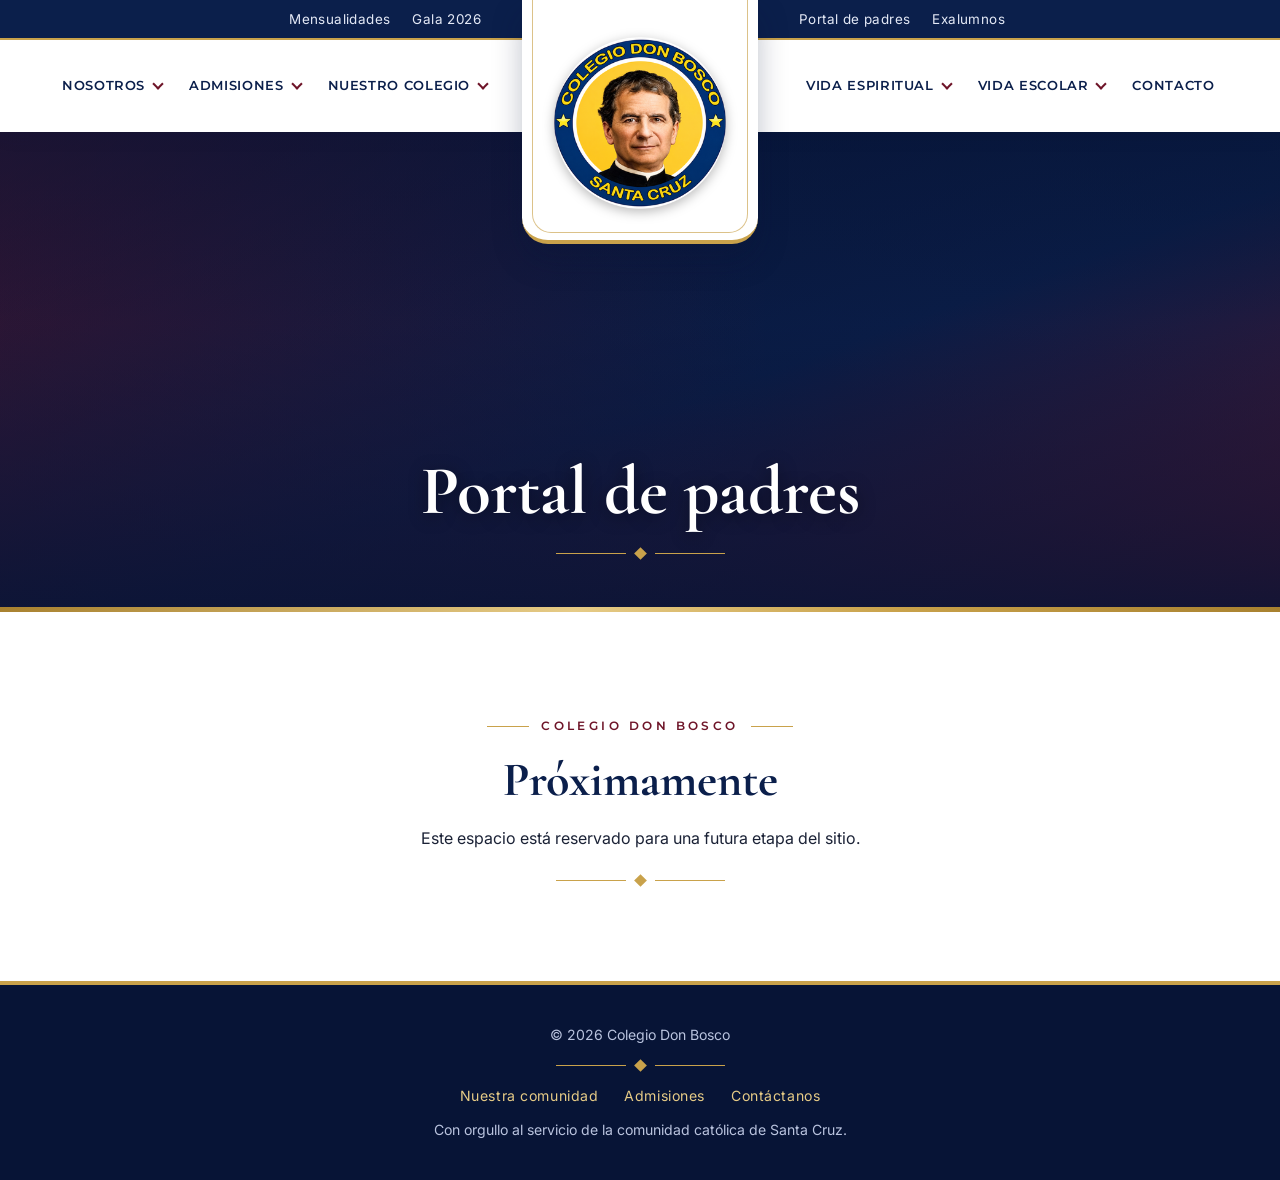
<file: portal-padres.html>
<!DOCTYPE html>
<html lang="es">
<head>
<!-- Metadatos, tipografías y hojas de estilo de esta página. -->
<meta charset="UTF-8">
<meta name="viewport" content="width=device-width, initial-scale=1">
<title>Portal de padres · Colegio Don Bosco</title>
<meta name="description" content="Colegio Don Bosco Central, Santa Cruz de la Sierra.">
<link rel="preconnect" href="https://fonts.googleapis.com">
<link rel="preconnect" href="https://fonts.gstatic.com" crossorigin>
<link href="https://fonts.googleapis.com/css2?family=Cormorant+Garamond:wght@500;600;700&family=Montserrat:wght@500;600;700&family=Inter:wght@400;500;600&display=swap" rel="stylesheet">
<link rel="stylesheet" href="css/styles.css">
<link rel="stylesheet" href="css/portal-padres.css">
<script src="js/main.js" defer>
</script>
</head>
<body>
<!-- Encabezado compartido: se carga desde partials/header.html. -->
<div id="header-placeholder">
</div>
<main>
<!-- Sección: contenido. -->
<section class="banner">
<div class="img" role="img" aria-label="Comunidad educativa">
</div>
<div class="wrap">
<h1>Portal de padres</h1>
<div class="orn">
<i>
</i>
<b>
</b>
<i>
</i>
</div>
</div>
<div class="gold-line">
</div>
</section>
<!-- Sección: proximamente. -->
<section class="sec " id="proximamente">
<div class="col">
<div class="eyebrow">Colegio Don Bosco</div>
<h2 style="font-size:clamp(2rem,4vw,3rem);color:var(--navy);margin-bottom:18px">Próximamente</h2>
<p>Este espacio está reservado para una futura etapa del sitio.</p>
<div class="orn" style="margin-top:24px">
<i>
</i>
<b>
</b>
<i>
</i>
</div>
</div>
</section>
</main>
<!-- Pie compartido: se carga desde partials/footer.html. -->
<div id="footer-placeholder">
</div>
</body>
</html>
</file>
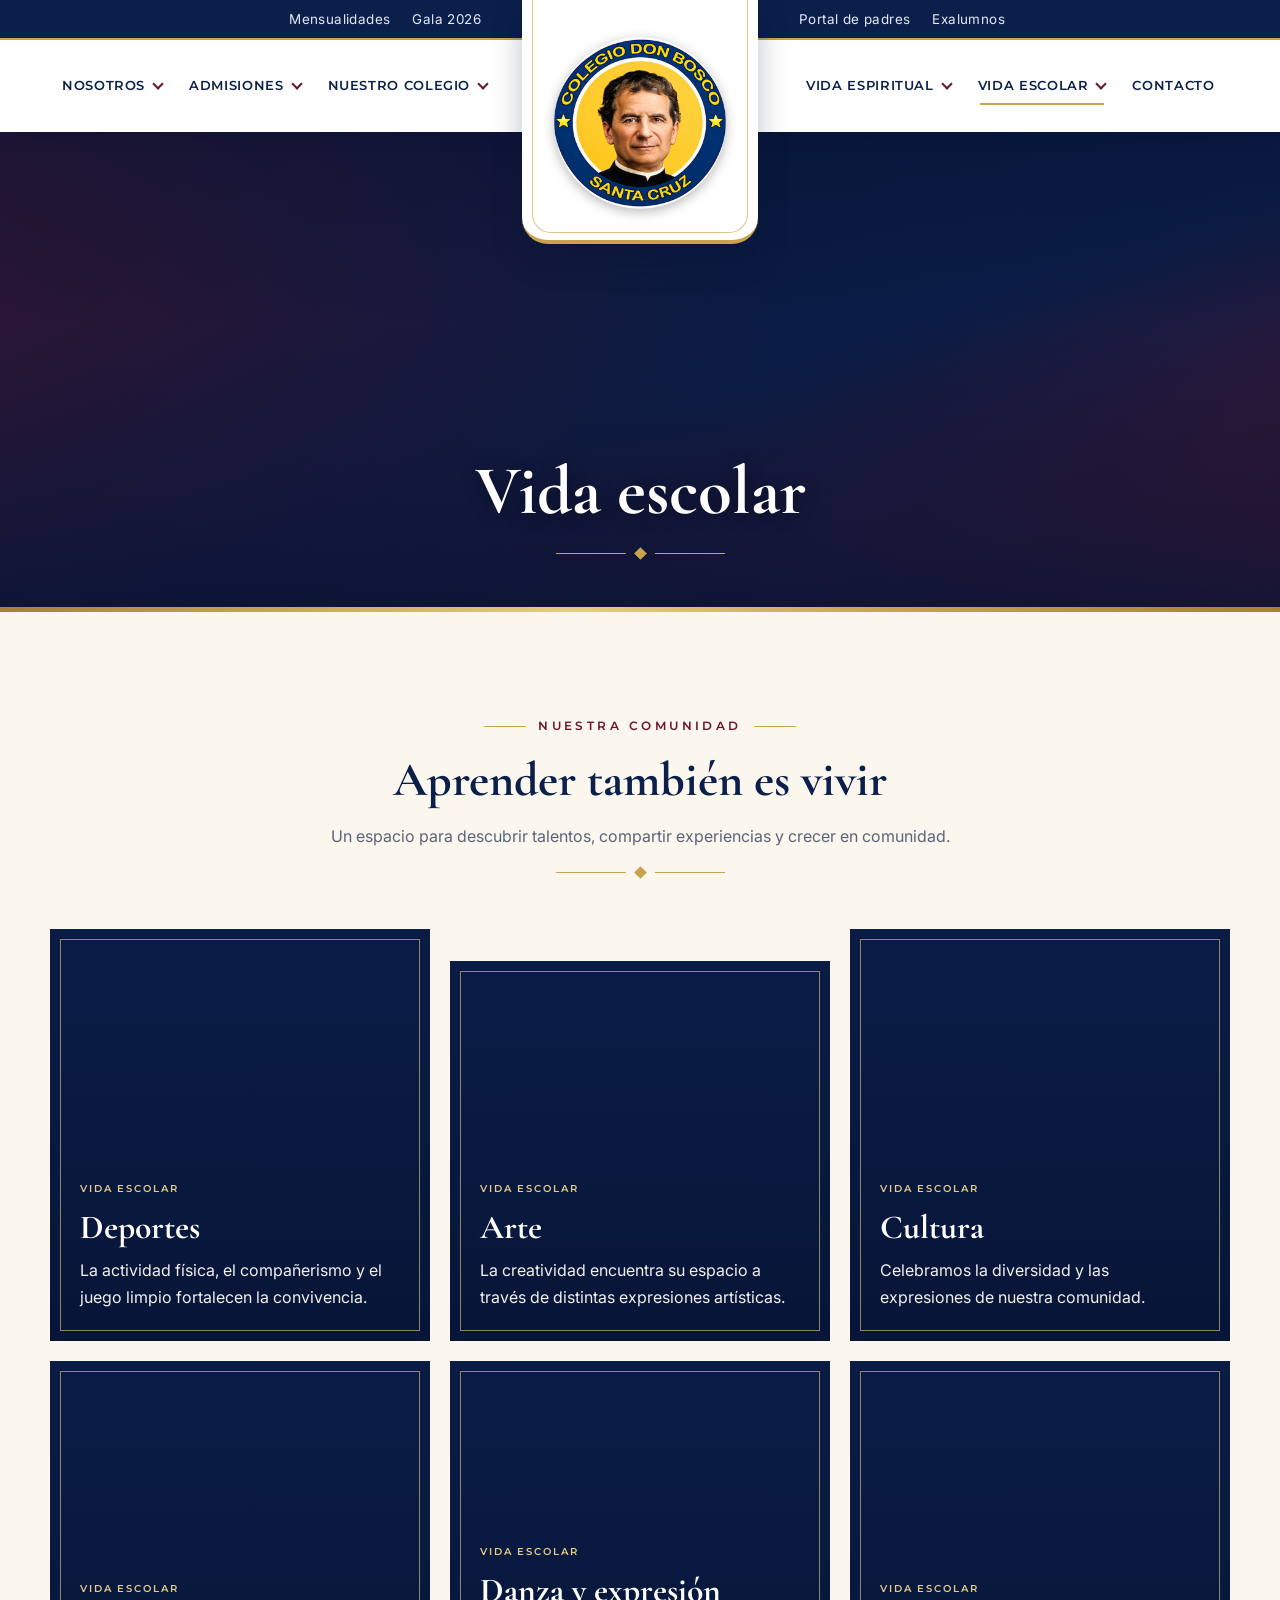
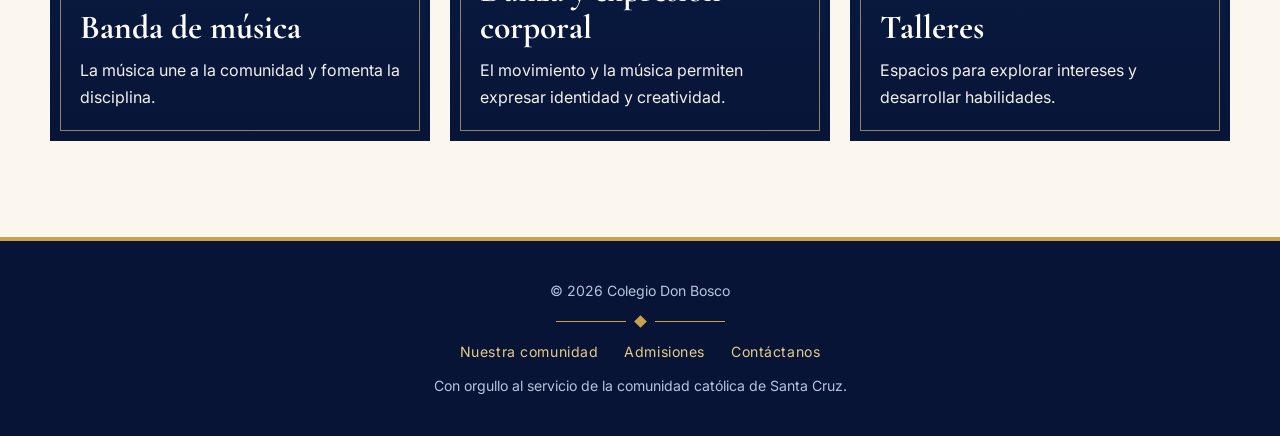
<file: vida-escolar.html>
<!doctype html>
<html lang="es">
  <head>
    <!-- Metadatos, tipografías y hojas de estilo de esta página. -->
    <meta charset="UTF-8" />
    <meta name="viewport" content="width=device-width, initial-scale=1" />
    <title>Vida escolar · Colegio Don Bosco</title>
    <meta
      name="description"
      content="Colegio Don Bosco Central, Santa Cruz de la Sierra."
    />
    <link rel="preconnect" href="https://fonts.googleapis.com" />
    <link rel="preconnect" href="https://fonts.gstatic.com" crossorigin />
    <link
      href="https://fonts.googleapis.com/css2?family=Cormorant+Garamond:wght@500;600;700&family=Montserrat:wght@500;600;700&family=Inter:wght@400;500;600&display=swap"
      rel="stylesheet"
    />
    <link rel="stylesheet" href="css/styles.css" />
    <link rel="stylesheet" href="css/vida-escolar.css" />
    <!-- Datos editables, componentes dinámicos y lógica compartida. -->
    <script src="js/contenido.js" defer></script>
    <script src="js/componentes.js" defer></script>
    <script src="js/main.js" defer></script>
  </head>
  <body>
    <!-- Encabezado compartido: se carga desde partials/header.html. -->
    <div id="header-placeholder"></div>
    <main>
      <!-- Sección: contenido. -->
      <section class="banner">
        <div class="img" role="img" aria-label="Comunidad educativa"></div>
        <div class="wrap">
          <h1>Vida escolar</h1>
          <div class="orn">
            <i> </i>
            <b> </b>
            <i> </i>
          </div>
        </div>
        <div class="gold-line"></div>
      </section>
      <!-- Sección: contenido. -->
      <section class="sec bg-cream">
        <div class="wrap">
          <div class="head">
            <div class="eyebrow">Nuestra comunidad</div>
            <h2>Aprender también es vivir</h2>
            <p>
              Un espacio para descubrir talentos, compartir experiencias y
              crecer en comunidad.
            </p>
            <div class="orn">
              <i> </i>
              <b> </b>
              <i> </i>
            </div>
          </div>
          <!-- Las tarjetas y sus contenidos se editan en VIDA_ESCOLAR, dentro de js/contenido.js. -->
          <div class="school-grid" id="actividades-escolares"></div>
        </div>
      </section>
      <!-- Modal reutilizable: JavaScript coloca imagen, título y glosa de cada actividad. -->
      <dialog
        class="school-dialog"
        id="modal-actividad"
        aria-labelledby="modal-titulo"
        aria-describedby="modal-descripcion"
      >
        <button
          type="button"
          class="school-dialog-close"
          aria-label="Cerrar detalle"
        >
          ×
        </button>
        <img class="school-dialog-image" alt="" />
        <div class="school-dialog-body">
          <span class="school-dialog-label">VIDA ESCOLAR</span>
          <h2 id="modal-titulo"></h2>
          <p id="modal-descripcion"></p>
        </div>
      </dialog>
    </main>
    <!-- Pie compartido: se carga desde partials/footer.html. -->
    <div id="footer-placeholder"></div>
  </body>
</html>
</file>
<file: css/styles.css>
/* Estilos compartidos; inicio en index.css. */
:root {
  --navy: #0b1f4b;
  --navy-d: #071436;
  --navy-l: #16306b;
  --wine: #6e1428;
  --wine-d: #520e1e;
  --gold: #c9a24b;
  --gold-l: #e6cb86;
  --gold-d: #a8812f;
  --cream: #fbf7ee;
  --ink: #1b2236;
  --muted: #5b6479;
  --serif: "Cormorant Garamond", Georgia, serif;
  --sans: "Inter", system-ui, sans-serif;
  --head: "Montserrat", "Inter", sans-serif;
  --gold-grad: linear-gradient(
    135deg,
    #a8812f 0%,
    #e6cb86 45%,
    #c9a24b 70%,
    #a8812f 100%
  );
}
* {
  box-sizing: border-box;
  margin: 0;
  padding: 0;
}
html {
  scroll-behavior: smooth;
}
body {
  font-family: var(--sans);
  color: var(--ink);
  background: #fff;
  line-height: 1.7;
  -webkit-font-smoothing: antialiased;
}
img {
  max-width: 100%;
  display: block;
}
a {
  color: inherit;
  text-decoration: none;
}
.wrap {
  width: min(1180px, 100% - 32px);
  margin-inline: auto;
}
h1,
h2,
h3 {
  font-family: var(--serif);
  line-height: 1.1;
  font-weight: 700;
}
header.main {
  position: sticky;
  top: 0;
  z-index: 60;
  background: #fff;
  box-shadow: 0 2px 18px rgba(7, 20, 54, 0.14);
}
.bar {
  background: var(--navy);
  border-bottom: 2px solid var(--gold);
  font-size: 0.84rem;
  color: #e4e9f6;
}
.bar .wrap {
  display: grid;
  grid-template-columns: 1fr 250px 1fr;
  align-items: center;
  min-height: 38px;
}
.bar ul {
  display: flex;
  gap: 22px;
  list-style: none;
}
.bar .l {
  justify-content: flex-end;
  padding-right: 34px;
}
.bar .r {
  padding-left: 34px;
}
.bar a {
  letter-spacing: 0.03em;
  transition: color 0.2s;
}
.bar a:hover {
  color: var(--gold-l);
}
.navrow {
  position: relative;
}
.navrow .wrap {
  position: relative;
}
nav.menu {
  display: grid;
  grid-template-columns: 1fr 250px 1fr;
  align-items: center;
  min-height: 92px;
}
nav.menu ul.l,
nav.menu ul.r {
  display: flex;
  list-style: none;
  gap: 2px;
}
nav.menu ul.l {
  justify-content: flex-end;
  padding-right: 22px;
}
nav.menu ul.r {
  padding-left: 22px;
}
nav.menu li {
  position: relative;
}
nav.menu li > a {
  display: block;
  padding: 32px 12px;
  font-family: var(--head);
  font-size: 0.8rem;
  font-weight: 600;
  color: var(--navy);
  letter-spacing: 0.05em;
  text-transform: uppercase;
  position: relative;
  white-space: nowrap;
}
nav.menu li > a::after {
  content: "";
  position: absolute;
  left: 14px;
  right: 14px;
  bottom: 24px;
  height: 2px;
  background: var(--gold);
  transform: scaleX(0);
  transition: transform 0.25s;
}
nav.menu li:hover > a::after {
  transform: scaleX(1);
}
nav.menu li.has-sub > a {
  padding-right: 30px;
}
nav.menu li.has-sub > a::before {
  content: "";
  position: absolute;
  right: 13px;
  top: 50%;
  width: 6px;
  height: 6px;
  border-right: 2px solid var(--wine);
  border-bottom: 2px solid var(--wine);
  transform: translateY(-75%) rotate(45deg);
}
.sub {
  position: absolute;
  top: 100%;
  left: 0;
  min-width: 250px;
  background: #fff;
  border-top: 3px solid var(--gold);
  box-shadow: 0 18px 40px rgba(7, 20, 54, 0.2);
  list-style: none;
  opacity: 0;
  visibility: hidden;
  transform: translateY(8px);
  transition: 0.22s;
  z-index: 5;
}
ul.r li:nth-last-child(-n + 2) .sub {
  left: auto;
  right: 0;
}
li:hover > .sub,
li:focus-within > .sub {
  opacity: 1;
  visibility: visible;
  transform: none;
}
nav.menu .sub li > a {
  display: block;
  padding: 11px 20px;
  font-family: var(--sans);
  font-size: 0.85rem;
  font-weight: 500;
  letter-spacing: 0.01em;
  text-transform: none;
  color: var(--ink);
  border-left: 3px solid transparent;
  transition: 0.2s;
  white-space: normal;
}
nav.menu .sub li > a::after,
nav.menu .sub li > a::before {
  display: none;
}
nav.menu .sub li > a:hover {
  background: var(--cream);
  border-left-color: var(--wine);
  color: var(--wine);
  padding-left: 25px;
}
.badge {
  position: absolute;
  z-index: 70;
  left: 50%;
  top: -40px;
  transform: translateX(-50%);
  width: 236px;
  height: 244px;
  background: #fff;
  display: flex;
  align-items: center;
  justify-content: center;
  padding-top: 6px;
  border-radius: 0 0 26px 26px;
  border-bottom: 4px solid var(--gold);
  box-shadow: 0 16px 30px rgba(7, 20, 54, 0.26);
}
.badge::before {
  content: "";
  position: absolute;
  left: 10px;
  right: 10px;
  bottom: 7px;
  top: 0;
  border: 1px solid rgba(201, 162, 75, 0.65);
  border-top: 0;
  border-radius: 0 0 19px 19px;
  pointer-events: none;
}
.badge img {
  width: 172px;
  height: 172px;
  filter: drop-shadow(0 3px 6px rgba(0, 0, 0, 0.28));
  transition: 0.25s;
}
.badge:hover img {
  transform: scale(1.04);
}
.burger {
  display: none;
  background: #fff;
  border: 1px solid var(--gold);
  width: 44px;
  height: 44px;
  cursor: pointer;
  position: absolute;
  right: 0;
  top: 13px;
  z-index: 80;
}
.burger span,
.burger span::before,
.burger span::after {
  position: absolute;
  left: 11px;
  right: 11px;
  height: 2px;
  background: var(--navy);
  content: "";
  transition: 0.25s;
}
.burger span {
  top: 20px;
}
.burger span::before {
  left: 0;
  right: 0;
  top: -7px;
}
.burger span::after {
  left: 0;
  right: 0;
  top: 7px;
}
.banner {
  position: relative;
  min-height: 480px;
  display: grid;
  align-items: end;
  color: #fff;
  overflow: hidden;
  background: linear-gradient(
    160deg,
    var(--navy-d),
    var(--navy) 55%,
    var(--wine)
  );
}
.banner .img {
  position: absolute;
  inset: 0;
  background: center 35% / cover no-repeat
    url("https://images.unsplash.com/photo-1771765812031-22653b4c70a6?auto=format&fit=crop&w=2000&q=70");
}
.banner::before {
  content: "";
  position: absolute;
  inset: 0;
  z-index: 1;
  background:
    linear-gradient(
      180deg,
      rgba(7, 20, 54, 0.55) 0%,
      rgba(7, 20, 54, 0.25) 40%,
      rgba(7, 20, 54, 0.88) 100%
    ),
    linear-gradient(90deg, rgba(110, 20, 40, 0.45), transparent 60%);
}
.banner .wrap {
  position: relative;
  z-index: 2;
  padding: 200px 0 54px;
  text-align: center;
}
.banner h1 {
  font-size: clamp(2.4rem, 5.4vw, 4.4rem);
  text-shadow: 0 3px 18px rgba(0, 0, 0, 0.45);
}
.banner .orn {
  margin-top: 20px;
}
.banner .gold-line {
  position: absolute;
  left: 0;
  right: 0;
  bottom: 0;
  height: 5px;
  background: var(--gold-grad);
  z-index: 3;
}
.orn {
  display: flex;
  align-items: center;
  justify-content: center;
  gap: 10px;
}
.orn i {
  width: 70px;
  height: 1px;
  background: var(--gold);
}
.orn b {
  width: 9px;
  height: 9px;
  background: var(--gold);
  transform: rotate(45deg);
}
main section {
  padding: 0;
}
.col {
  width: min(820px, 100% - 32px);
  margin-inline: auto;
  text-align: center;
}
.intro {
  padding: 84px 0 56px;
}
.eyebrow {
  display: inline-flex;
  align-items: center;
  gap: 12px;
  color: var(--wine);
  font-family: var(--head);
  font-size: 0.72rem;
  letter-spacing: 0.3em;
  text-transform: uppercase;
  font-weight: 600;
  margin-bottom: 18px;
}
.eyebrow::before,
.eyebrow::after {
  content: "";
  width: 42px;
  height: 1px;
  background: var(--gold);
}
.intro h2,
.follow h2,
.formsec h2 {
  font-size: clamp(2rem, 4vw, 3rem);
  color: var(--navy);
  margin-bottom: 18px;
}
.intro .lead {
  font-size: 1.14rem;
  font-weight: 600;
  color: var(--ink);
  max-width: 700px;
  margin: 0 auto;
}
.info {
  padding: 10px 0 74px;
}
.info .grid {
  display: grid;
  grid-template-columns: 1fr 1fr;
  gap: 22px;
  text-align: center;
}
.info .it {
  position: relative;
  background: var(--cream);
  padding: 34px 24px;
  border-top: 4px solid var(--wine);
  transition: 0.3s;
}
.info .it::after {
  content: "";
  position: absolute;
  inset: 7px;
  border: 1px solid rgba(201, 162, 75, 0.5);
  pointer-events: none;
}
.info .it:hover {
  transform: translateY(-4px);
  box-shadow: 0 14px 32px rgba(7, 20, 54, 0.12);
}
.info .ic {
  width: 46px;
  height: 46px;
  margin: 0 auto 14px;
  display: grid;
  place-items: center;
  border: 1px solid var(--gold);
  transform: rotate(45deg);
  color: var(--wine);
}
.info .ic svg {
  width: 20px;
  height: 20px;
  transform: rotate(-45deg);
  fill: none;
  stroke: currentColor;
  stroke-width: 1.8;
  stroke-linecap: round;
  stroke-linejoin: round;
}
.info h3 {
  font-size: 1.5rem;
  color: var(--navy);
  margin-bottom: 6px;
}
.info p,
.info a {
  color: var(--muted);
  font-size: 1rem;
}
.info a:hover {
  color: var(--wine);
}
.follow {
  background: var(--navy);
  color: #fff;
  padding: 74px 0;
  position: relative;
  border-top: 3px solid var(--gold);
  border-bottom: 3px solid var(--gold);
}
.follow h2 {
  color: #fff;
}
.follow .eyebrow {
  color: var(--gold-l);
}
.follow p {
  color: #c8d1ea;
  margin-bottom: 28px;
}
.social {
  display: flex;
  gap: 16px;
  justify-content: center;
  flex-wrap: wrap;
}
.social a {
  display: inline-flex;
  align-items: center;
  gap: 12px;
  padding: 13px 26px;
  border: 1px solid var(--gold);
  font-family: var(--head);
  font-size: 0.76rem;
  letter-spacing: 0.14em;
  text-transform: uppercase;
  font-weight: 600;
  transition: 0.25s;
}
.social a:hover {
  background: var(--wine);
  transform: translateY(-2px);
}
.social svg {
  width: 20px;
  height: 20px;
  fill: var(--gold-l);
}
.formsec {
  padding: 88px 0 96px;
  background: var(--cream);
}
.formsec p.sub-intro {
  color: var(--muted);
  margin-bottom: 34px;
}
form {
  position: relative;
  background: #fff;
  padding: 44px 42px;
  border: 1px solid var(--gold);
  box-shadow: 0 18px 44px rgba(7, 20, 54, 0.1);
  text-align: left;
}
form::before {
  content: "";
  position: absolute;
  inset: 7px;
  border: 1px solid rgba(201, 162, 75, 0.4);
  pointer-events: none;
}
.row2 {
  display: grid;
  grid-template-columns: 1fr 1fr;
  gap: 16px;
}
label.t,
legend {
  display: block;
  font-family: var(--head);
  font-size: 0.7rem;
  letter-spacing: 0.14em;
  text-transform: uppercase;
  color: var(--navy);
  font-weight: 600;
  margin-bottom: 7px;
}
input[type="text"],
input[type="email"],
input[type="tel"],
textarea {
  width: 100%;
  padding: 13px 14px;
  border: 1px solid #cfd5e3;
  font: inherit;
  font-size: 0.95rem;
  background: #fff;
  margin-bottom: 18px;
  transition: 0.2s;
}
input:focus,
textarea:focus {
  outline: none;
  border-color: var(--gold);
  box-shadow: 0 0 0 3px rgba(201, 162, 75, 0.25);
}
fieldset {
  border: 0;
  margin: 6px 0 24px;
}
legend {
  font-size: 0.8rem;
  letter-spacing: 0.06em;
  text-transform: none;
  font-weight: 600;
  margin-bottom: 2px;
  font-family: var(--sans);
}
.hint {
  font-size: 0.8rem;
  color: var(--muted);
  margin-bottom: 14px;
  display: block;
}
.checks {
  display: grid;
  grid-template-columns: 1fr 1fr;
  gap: 10px 18px;
}
.checks label {
  display: flex;
  gap: 11px;
  align-items: center;
  padding: 11px 14px;
  border: 1px solid #e1e5ef;
  font-size: 0.92rem;
  cursor: pointer;
  transition: 0.2s;
}
.checks label:hover {
  border-color: var(--gold);
  background: var(--cream);
}
.checks input {
  accent-color: var(--wine);
  width: 17px;
  height: 17px;
}
.btn {
  display: block;
  width: 100%;
  padding: 17px 30px;
  font-family: var(--head);
  font-size: 0.8rem;
  font-weight: 700;
  letter-spacing: 0.16em;
  text-transform: uppercase;
  border: 1px solid var(--gold);
  background: var(--wine);
  color: #fff;
  cursor: pointer;
  transition: 0.25s;
}
.btn:hover {
  background: var(--navy);
  box-shadow: 0 0 0 3px rgba(201, 162, 75, 0.35);
}
.thanks {
  display: none;
  text-align: center;
  background: #fff;
  border: 1px solid var(--gold);
  padding: 44px 30px;
  box-shadow: 0 18px 44px rgba(7, 20, 54, 0.1);
}
.thanks h3 {
  font-size: 2rem;
  color: var(--navy);
  margin-bottom: 10px;
}
.thanks p {
  color: var(--muted);
}
.btn-i {
  display: inline-block;
  padding: 17px 38px;
  font-family: var(--head);
  font-size: 0.8rem;
  font-weight: 700;
  letter-spacing: 0.16em;
  text-transform: uppercase;
  border: 1px solid var(--gold-l);
  background: var(--gold-grad);
  color: var(--navy-d);
  transition: 0.25s;
  cursor: pointer;
}
.btn-i:hover {
  filter: brightness(1.08);
  transform: translateY(-2px);
  box-shadow: 0 12px 26px rgba(0, 0, 0, 0.3);
}
.btn-i.wine {
  background: var(--wine);
  color: #fff;
  border-color: var(--gold);
}
.btn-i.wine:hover {
  background: var(--navy);
  filter: none;
}
.sec {
  padding: 96px 0;
}
.head {
  text-align: center;
  max-width: 740px;
  margin: 0 auto 52px;
}
.head h2 {
  font-size: clamp(2rem, 4vw, 3rem);
  color: var(--navy);
  margin-bottom: 16px;
}
.head p {
  color: var(--muted);
}
.head .orn {
  margin-top: 18px;
}
.light .head h2 {
  color: #fff;
}
.light .head p {
  color: #c8d1ea;
}
.light .eyebrow {
  color: var(--gold-l);
}
.split {
  display: grid;
  grid-template-columns: 1fr 1fr;
  gap: 64px;
  align-items: center;
}
.split h2 {
  font-size: clamp(2rem, 3.6vw, 2.8rem);
  color: var(--navy);
  margin-bottom: 18px;
}
.split p {
  color: var(--muted);
  margin-bottom: 16px;
}
.split .eyebrow::after {
  display: none;
}
.bg-cream {
  background: var(--cream);
}
.bg-navy {
  background: var(--navy);
  color: #fff;
}
.bg-wine {
  background: linear-gradient(160deg, var(--wine-d), var(--wine));
  color: #fff;
}
.g3 {
  display: grid;
  grid-template-columns: repeat(3, 1fr);
  gap: 26px;
}
.becas .tag {
  display: inline-block;
  font-size: 0.66rem;
  letter-spacing: 0.16em;
  text-transform: uppercase;
  color: var(--wine);
  border: 1px solid var(--gold);
  padding: 3px 10px;
  margin-bottom: 14px;
  font-family: var(--head);
  font-weight: 600;
}
.becas .note {
  text-align: center;
  margin-top: 30px;
  font-size: 0.82rem;
  color: var(--muted);
}
.fac {
  position: relative;
  min-height: 340px;
  display: flex;
  align-items: flex-end;
  color: #fff;
  overflow: hidden;
  background: linear-gradient(160deg, var(--navy), var(--wine)) center/cover
    no-repeat;
  transition: 0.3s;
}
.fac::before {
  content: "";
  position: absolute;
  inset: 0;
  background: linear-gradient(180deg, transparent 30%, rgba(7, 20, 54, 0.92));
}
.fac::after {
  content: "";
  position: absolute;
  inset: 8px;
  border: 1px solid rgba(201, 162, 75, 0.6);
  pointer-events: none;
  transition: 0.3s;
}
.fac:hover::after {
  inset: 14px;
  border-color: var(--gold-l);
}
.fac div {
  position: relative;
  padding: 26px 24px;
}
.fac h3 {
  font-size: 1.6rem;
  margin-bottom: 4px;
}
.fac p {
  font-size: 0.88rem;
  color: #d4dbef;
}
.why .item {
  text-align: center;
  padding: 10px 20px;
}
.why .n {
  font-family: var(--serif);
  font-size: 4rem;
  line-height: 1;
  background: var(--gold-grad);
  -webkit-background-clip: text;
  background-clip: text;
  color: transparent;
}
.why h3 {
  font-size: 1.65rem;
  color: var(--navy);
  margin: 6px 0 8px;
}
.why p {
  color: var(--muted);
  font-size: 0.95rem;
}
.q {
  text-align: center;
  max-width: 860px;
  margin: 0 auto;
}
.q .mark {
  font-family: var(--serif);
  font-size: 6.5rem;
  line-height: 0.55;
  color: var(--gold);
  height: 46px;
}
.q blockquote {
  font-family: var(--serif);
  font-style: italic;
  font-size: clamp(1.35rem, 2.5vw, 1.95rem);
  margin: 16px 0 20px;
  line-height: 1.35;
}
.q cite {
  font-style: normal;
  color: var(--gold-l);
  letter-spacing: 0.2em;
  font-size: 0.76rem;
  text-transform: uppercase;
}
.q .note {
  display: block;
  margin-top: 14px;
  font-size: 0.7rem;
  opacity: 0.7;
}
.bg-cream .q blockquote {
  color: var(--navy);
}
.bg-cream .q cite {
  color: var(--wine);
}
.bg-cream .q .note {
  color: var(--muted);
}
.bg-cream .q .mark {
  color: var(--gold-d);
}
@media (max-width: 1020px) {
  .split {
    grid-template-columns: 1fr;
    gap: 44px;
  }
  .g3 {
    grid-template-columns: 1fr;
  }
  .sec {
    padding: 68px 0;
  }
}
section[id] {
  scroll-margin-top: 150px;
}
.view {
  display: none;
}
.view.on {
  display: block;
}
footer {
  background: var(--navy-d);
  color: #b9c3de;
  border-top: 4px solid var(--gold);
  padding: 38px 0;
  text-align: center;
  font-size: 0.88rem;
}
footer .links {
  display: flex;
  gap: 10px 26px;
  justify-content: center;
  flex-wrap: wrap;
  margin: 10px 0;
}
footer .links a {
  color: var(--gold-l);
  letter-spacing: 0.04em;
}
footer .links a:hover {
  text-decoration: underline;
}
footer .orn {
  margin: 14px 0;
}
@media (max-width: 1200px) and (min-width: 1021px) {
  nav.menu li > a {
    font-size: 0.72rem;
    padding: 32px 8px;
  }
  nav.menu li.has-sub > a {
    padding-right: 24px;
  }
  nav.menu li.has-sub > a::before {
    right: 9px;
  }
}
@media (max-width: 1020px) {
  .bar {
    display: none;
  }
  .burger {
    display: block;
  }
  .navrow .wrap {
    min-height: 72px;
  }
  .badge {
    top: 0;
    width: 112px;
    height: 112px;
    padding: 0 0 4px;
    border-radius: 0 0 18px 18px;
  }
  .badge img {
    width: 80px;
    height: 80px;
  }
  nav.menu {
    position: absolute;
    left: -16px;
    right: -16px;
    top: 100%;
    display: block;
    background: #fff;
    border-top: 3px solid var(--gold);
    box-shadow: 0 20px 30px rgba(7, 20, 54, 0.18);
    max-height: 0;
    overflow: hidden;
    min-height: 0;
    transition: max-height 0.35s;
  }
  nav.menu.open {
    max-height: 80vh;
    overflow: auto;
  }
  nav.menu .gap {
    display: none;
  }
  nav.menu ul.l,
  nav.menu ul.r {
    flex-direction: column;
    padding: 0 16px;
  }
  nav.menu ul.l {
    padding-top: 10px;
  }
  nav.menu ul.r {
    padding-bottom: 20px;
  }
  nav.menu li > a {
    padding: 14px 8px;
    border-bottom: 1px solid #eee;
  }
  nav.menu li > a::after,
  nav.menu li.has-sub > a::before {
    display: none;
  }
  .sub {
    position: static;
    opacity: 1;
    visibility: visible;
    transform: none;
    box-shadow: none;
    border: 0;
    min-width: 0;
    display: none;
    background: var(--cream);
  }
  li.open > .sub {
    display: block;
  }
  .banner {
    min-height: 380px;
  }
  .banner .wrap {
    padding: 150px 0 44px;
  }
}
@media (max-width: 620px) {
  .info .grid,
  .row2,
  .checks {
    grid-template-columns: 1fr;
  }
  form {
    padding: 30px 20px;
  }
  .intro {
    padding: 60px 0 40px;
  }
}
header.main .bar {
  transition: margin-top 0.38s ease;
}
header.main .navrow .wrap,
header.main .mobile-brand {
  transition: min-height 0.38s ease;
}
header.main nav.menu {
  transition:
    min-height 0.38s ease,
    max-height 0.35s ease;
}
header.main nav.menu li > a {
  transition:
    padding 0.38s ease,
    color 0.2s ease;
}
header.main .badge {
  transition:
    width 0.38s ease,
    height 0.38s ease;
}
header.main .badge img {
  transition:
    width 0.38s ease,
    height 0.38s ease,
    transform 0.25s ease;
}
header.main.header-scrolled .bar {
  margin-top: -40px;
}
header.main.header-scrolled nav.menu {
  min-height: 68px;
}
header.main.header-scrolled nav.menu li > a {
  padding-top: 22px;
  padding-bottom: 22px;
}
header.main.header-scrolled .badge {
  width: 165px;
  height: 165px;
}
header.main.header-scrolled .badge img {
  width: 120px;
  height: 120px;
}
nav.menu li > a[aria-current="page"]::after {
  transform: scaleX(1);
}
.sub-toggle {
  display: none;
}
.mobile-quick {
  display: none;
}
.form-note {
  color: var(--muted);
  font-size: 0.87rem;
  margin-top: 16px;
}
.form-status {
  margin-top: 12px;
  color: var(--wine);
  font-weight: 600;
}
input[type="date"],
select {
  width: 100%;
  padding: 13px 14px;
  border: 1px solid #cfd5e3;
  font: inherit;
  font-size: 0.95rem;
  background: #fff;
  margin-bottom: 18px;
}
:focus-visible {
  outline: 3px solid var(--gold-d);
  outline-offset: 3px;
}
@media (max-width: 1020px) {
  .navrow .wrap {
    min-height: 72px;
  }
  .badge,
  .header-scrolled .badge,
  header.main.header-scrolled .badge {
    left: auto;
    right: 0;
    top: 0;
    transform: none;
    width: 84px;
    height: 84px;
    padding: 0 0 4px;
    cursor: pointer;
  }
  .badge img,
  header.main.header-scrolled .badge img {
    width: 60px;
    height: 60px;
  }
  .burger {
    display: none;
  }
  nav.menu,
  header.main.header-scrolled nav.menu {
    min-height: 0;
  }
  header.main.header-scrolled nav.menu li > a {
    padding: 14px 8px;
  }
  header.main.header-scrolled .bar {
    margin-top: 0;
  }
  .mobile-brand {
    display: flex;
    align-items: center;
    min-height: 72px;
    padding-right: 95px;
    font-family: var(--head);
    font-weight: 700;
    color: var(--navy);
    font-size: 0.8rem;
    text-transform: uppercase;
    letter-spacing: 0.08em;
  }
  nav.menu.open {
    max-height: min(75vh, 700px);
    overflow: auto;
  }
  nav.menu li.has-sub {
    padding-right: 48px;
  }
  nav.menu li.has-sub .sub {
    margin-right: -48px;
  }
  .sub-toggle {
    display: block;
    position: absolute;
    right: 0;
    top: 2px;
    border: 0;
    background: transparent;
    width: 44px;
    height: 44px;
    color: var(--wine);
    font-size: 1.6rem;
    line-height: 1;
    cursor: pointer;
  }
  .sub-toggle[aria-expanded="true"] {
    transform: rotate(45deg);
  }
  .mobile-quick {
    display: block;
    border-top: 1px solid #e1e5ef;
    padding: 10px 24px 22px;
    color: var(--navy);
    font-size: 0.9rem;
  }
  .mobile-quick a {
    display: block;
    padding: 9px 0;
  }
}
@media (min-width: 1021px) {
  .mobile-brand {
    display: none;
  }
}
@media (prefers-reduced-motion: reduce) {
  html {
    scroll-behavior: auto;
  }
  *,
  *::before,
  *::after {
    transition-duration: 0.01ms !important;
    animation-duration: 0.01ms !important;
  }
}
#header-placeholder {
  position: sticky;
  top: 0;
  z-index: 60;
  height: 132px;
  pointer-events: none;
}
#header-placeholder > header {
  pointer-events: auto;
}
header.main {
  position: relative;
  top: auto;
}
@media (max-width: 1020px) {
  #header-placeholder {
    height: 72px;
  }
  header.main.header-scrolled .navrow .wrap,
  header.main.header-scrolled .mobile-brand {
    min-height: 58px;
  }
  header.main.header-scrolled .badge {
    width: 68px;
    height: 68px;
  }
  header.main.header-scrolled .badge img {
    width: 48px;
    height: 48px;
  }
}
</file>
<file: css/admisiones.css>
.steps {
  display: grid;
  grid-template-columns: repeat(4, 1fr);
  gap: 20px;
  list-style: none;
  position: relative;
}
.steps:before {
  content: "";
  height: 2px;
  background: linear-gradient(90deg, var(--gold), var(--wine));
  position: absolute;
  top: 39px;
  left: 10%;
  right: 10%;
}
.steps li {
  position: relative;
  text-align: center;
  background: #fff;
  border: 1px solid #e8ddc6;
  padding: 0 22px 28px;
  box-shadow: 0 10px 30px #0714360c;
}
.step-icon {
  position: relative;
  display: grid;
  place-items: center;
  width: 78px;
  height: 78px;
  border-radius: 50%;
  margin: 0 auto 20px;
  background: var(--navy);
  border: 3px solid var(--gold);
  color: #fff;
  font-size: 2rem;
}
.step-number {
  font: 700 0.68rem var(--head);
  letter-spacing: 0.16em;
  color: var(--wine);
}
.steps h3 {
  font-size: 1.6rem;
  color: var(--navy);
  margin: 9px 0;
}
.steps p,
.steps-note {
  color: var(--muted);
  font-size: 0.92rem;
}
.steps-note {
  text-align: center;
  margin-top: 28px;
}
@media (max-width: 850px) {
  .steps {
    grid-template-columns: repeat(2, 1fr);
  }
  .steps:before {
    display: none;
  }
}
@media (max-width: 500px) {
  .steps {
    grid-template-columns: 1fr;
  }
}
</file>
<file: css/contacto.css>
.contact-grid{display:grid;grid-template-columns:repeat(4,1fr);gap:20px}
.contact-card{text-align:center;background:var(--cream);border-top:4px solid var(--wine);padding:32px 20px;box-shadow:0 10px 30px #07143610}
.contact-card>span{font-size:2rem;color:var(--wine)}
.contact-card h3{font-size:1.5rem;color:var(--navy);margin:8px 0}
.contact-card p{color:var(--muted);font-size:.92rem}
.contact-social{width:min(820px,100% - 32px);margin:auto;text-align:center}
.contact-social h2{font-size:2.7rem;color:white}
.contact-social p{margin:12px 0 26px}
.social-buttons{display:flex;justify-content:center;flex-wrap:wrap;gap:14px}
.social-buttons span{display:inline-flex;align-items:center;justify-content:center;min-width:170px;padding:15px 25px;border:1px solid var(--gold);color:var(--gold-l);font:600 .8rem var(--head);letter-spacing:.1em}
.social-buttons span[aria-disabled=true]{opacity:.75;cursor:not-allowed}
@media(max-width:900px){.contact-grid{grid-template-columns:repeat(2,1fr)}}
@media(max-width:500px){.contact-grid{grid-template-columns:1fr}}

/* Bloques de contacto: redes, ubicación y datos directos. */
.contact-layout{display:grid;grid-template-columns:1fr 1fr;align-items:center;gap:clamp(28px,5vw,70px)}
.contact-section h2{font-size:clamp(2rem,4vw,3rem);color:var(--navy);margin-bottom:18px}
.contact-section p{color:var(--muted)}
.contact-note{margin-top:14px;font-size:.9rem}
.contact-layout .social-buttons{display:grid;grid-template-columns:1fr;gap:12px}
.contact-layout .social-buttons span{justify-content:space-between;background:var(--navy);color:#fff;text-transform:uppercase;padding:18px 22px;opacity:1}
.contact-layout .social-buttons b{color:var(--gold-l);font-size:1.2rem}
.map-placeholder{min-height:310px;display:flex;flex-direction:column;gap:8px;align-items:center;justify-content:center;background:linear-gradient(135deg,var(--navy),var(--wine));color:#fff;border:1px solid var(--gold);box-shadow:0 15px 35px #07143622}
.map-placeholder span{font-size:3rem;color:var(--gold-l);line-height:1}
.map-placeholder strong{font:700 1.8rem var(--serif)}
.map-placeholder small{color:#e8e3de}
#contacto .contact-grid{grid-template-columns:repeat(3,1fr)}
@media(max-width:760px){.contact-layout{grid-template-columns:1fr}
#contacto .contact-grid{grid-template-columns:1fr}}

/* Accesos visuales a redes: tarjetas preparadas para añadir enlaces oficiales. */
.social-tiles{display:grid;grid-template-columns:repeat(3,minmax(0,190px));justify-content:center;gap:20px}
.social-tile{min-height:155px;display:flex;flex-direction:column;align-items:center;justify-content:center;gap:12px;background:#fff;border:1px solid #e9dfcb;border-bottom:3px solid var(--gold);box-shadow:0 9px 28px #07143610;color:var(--navy);transition:transform .3s,box-shadow .3s}
.social-tile:hover{transform:translateY(-5px);box-shadow:0 18px 32px #0714361d}
.social-tile svg{width:38px;height:38px;fill:currentColor;color:var(--wine)}
.social-tile span{font:600 .8rem var(--head);letter-spacing:.04em}
/* Mapa amplio: coordenadas del enlace proporcionado por el colegio. */
.map-frame{overflow:hidden;border:1px solid var(--gold);padding:8px;background:#fff;box-shadow:0 18px 38px #07143618}
.map-frame iframe{width:100%;height:clamp(380px,55vw,570px);display:block;border:0}
.map-link{text-align:center;margin-top:24px}
@media(max-width:560px){.social-tiles{grid-template-columns:repeat(3,1fr);gap:8px}.social-tile{min-height:110px}.social-tile svg{width:29px;height:29px}.social-tile span{font-size:.68rem}.map-frame iframe{height:380px}}
</file>
<file: css/exalumnos.css>
/* Estilos específicos de exalumnos. */
</file>
<file: css/gala.css>
/* Estilos específicos de gala. */
</file>
<file: css/mensualidades.css>
/* Estilos específicos de mensualidades. */
</file>
<file: css/nosotros.css>
.director-layout{display:grid;grid-template-columns:1fr 1.15fr;gap:clamp(32px,6vw,80px);align-items:center}
.director-photo{min-height:480px;display:flex;align-items:end;position:relative;border:1px solid var(--gold);border-radius:4px 4px 90px 4px;overflow:hidden;box-shadow:0 18px 45px #07143624;background:linear-gradient(145deg,#16306b,#6e1428)}
.director-photo:after{content:'';position:absolute;inset:12px;border:1px solid #e6cb8670;border-radius:0 0 78px 0}
.director-photo div{position:relative;z-index:1;padding:32px;color:#fff}
.director-photo span,.director-photo strong{display:block}
.director-photo span{font-size:.75rem;letter-spacing:.15em;text-transform:uppercase}
.director-photo strong{font:700 2rem var(--serif)}
.director-copy h2{font-size:clamp(2.4rem,4vw,3.5rem);color:var(--navy);margin-bottom:25px}
.director-copy blockquote{border-left:3px solid var(--gold);padding-left:22px;font:italic 1.55rem/1.4 var(--serif);color:var(--wine);margin-bottom:20px}
.director-copy p{color:var(--muted)}
.director-sign{margin-top:24px;color:var(--navy);font:700 1.5rem var(--serif)}
.director-sign small{display:block;font:500 .75rem var(--head);letter-spacing:.1em;text-transform:uppercase}
.pillars{display:grid;grid-template-columns:repeat(2,1fr);gap:25px}
.pillar,.value{background:#fff;border:1px solid #e8ddc6;box-shadow:0 10px 35px #0714360d;transition:transform .3s,box-shadow .3s}
.pillar:hover,.value:hover{transform:translateY(-5px);box-shadow:0 18px 38px #07143618}
.pillar{padding:38px;border-top:4px solid var(--wine)}
.pillar-number{color:var(--gold-d);font:700 1.8rem var(--serif)}
.pillar h3,.value h3{font-size:1.8rem;color:var(--navy);margin:10px 0}
.pillar p,.value p,.history-copy p{color:var(--muted)}
.values-grid{display:grid;grid-template-columns:repeat(4,1fr);gap:20px}
.value{text-align:center;padding:30px 22px}
.value-icon{display:grid;place-items:center;width:56px;height:56px;margin:auto;border:1px solid var(--gold);color:var(--wine);font-size:1.7rem;transform:rotate(45deg)}
.value-icon::first-letter{transform:rotate(-45deg)}
.history-timeline{position:relative}
.history-timeline:before{content:'';position:absolute;top:0;bottom:0;left:50%;width:2px;background:linear-gradient(var(--gold),var(--wine),var(--gold))}
.history-item{display:grid;grid-template-columns:1fr 36px 1fr;gap:24px;align-items:center;margin-bottom:55px}
.history-copy{text-align:right}
.history-copy h3{font-size:1.9rem;color:var(--navy);margin-bottom:10px}
.history-num{color:var(--gold-d);font:700 2.2rem var(--serif)}
.history-point{justify-self:center;width:15px;height:15px;background:var(--wine);border:3px solid var(--cream);outline:1px solid var(--gold);transform:rotate(45deg);z-index:1}
.history-visual{border:1px solid var(--gold);background:#fff;padding:9px;box-shadow:0 12px 30px #07143615}
.history-cap,.history-foot{padding:9px;color:var(--navy);font:600 .65rem var(--head);letter-spacing:.12em}
.history-cap{display:flex;justify-content:space-between}
.history-image{height:210px;display:grid;place-items:center;color:#fff;background:linear-gradient(135deg,#0b1f4b,#6e1428);font-size:.8rem}
.history-foot{color:var(--muted)}
@media(max-width:800px){.director-layout,.pillars{grid-template-columns:1fr}
.director-photo{min-height:340px}
.values-grid{grid-template-columns:repeat(2,1fr)}
.history-timeline:before{left:7px}
.history-item{grid-template-columns:16px 1fr;gap:14px}
.history-point{grid-column:1;grid-row:1;align-self:start;margin-top:18px}
.history-copy{grid-column:2;text-align:left}
.history-visual{grid-column:2}
.history-item{margin-bottom:40px}}
@media(max-width:480px){.values-grid{grid-template-columns:1fr}}
.history-timeline:after{content:'';position:absolute;top:0;left:50%;width:2px;height:var(--history-progress,0%);background:var(--wine);pointer-events:none}
@media(max-width:800px){.history-timeline:after{left:7px}}
</file>
<file: css/portal-padres.css>
/* Estilos específicos de portal-padres. */
</file>
<file: css/vida-escolar.css>
.school-grid{display:grid;grid-template-columns:repeat(3,1fr);gap:20px;align-items:stretch}
.school-card{position:relative;min-height:380px;display:flex;align-items:end;color:white;overflow:hidden;background:linear-gradient(180deg,#07143633,#071436ec),var(--school-image) center/cover no-repeat,var(--navy);transition:transform .3s,box-shadow .3s}
.school-card:nth-child(2){margin-top:32px}
.school-card:after{content:'';position:absolute;inset:10px;border:1px solid #e6cb8699;pointer-events:none}
.school-card:hover{transform:translateY(-6px);box-shadow:0 16px 32px #07143635}
.school-card div{position:relative;padding:30px;z-index:1}
.school-card span{font:600 .65rem var(--head);letter-spacing:.18em;color:var(--gold-l)}
.school-card h2{font-size:2.1rem;margin:10px 0}
.school-card p{color:#f3f1ed}
@media(max-width:800px){.school-grid{grid-template-columns:1fr 1fr}
.school-card:nth-child(2){margin-top:0}}
@media(max-width:560px){.school-grid{grid-template-columns:1fr}
.school-card{min-height:300px}}

/* Botones de actividad: conservan el diseño de tarjetas original. */
button.school-card{width:100%;border:0;text-align:left;font:inherit;cursor:pointer}
button.school-card:focus-visible,.school-dialog-close:focus-visible{outline:3px solid var(--gold);outline-offset:4px}
/* Modal de detalle: imagen, glosa y botón de cierre. */
.school-dialog{position:fixed;inset:0;margin:auto;width:min(720px,calc(100% - 32px));max-height:min(90vh,850px);padding:0;border:1px solid var(--gold);background:#fff;color:var(--ink);overflow:auto;box-shadow:0 25px 80px #07143680}
.school-dialog::backdrop{background:rgba(7,20,54,.78)}
.school-dialog-image{width:100%;height:clamp(200px,35vh,320px);object-fit:cover}
.school-dialog-body{padding:clamp(26px,5vw,44px)}
.school-dialog-label{font:700 .7rem var(--head);letter-spacing:.16em;color:var(--wine)}
.school-dialog h2{font-size:clamp(2rem,4vw,2.7rem);color:var(--navy);margin:10px 0 16px}
.school-dialog p{color:var(--muted);line-height:1.8}
.school-dialog-close{position:absolute;top:12px;right:12px;width:44px;height:44px;border:1px solid var(--gold);background:var(--navy);color:#fff;font-size:1.8rem;cursor:pointer;z-index:1}
.school-dialog-close:hover{background:var(--wine)}
</file>
